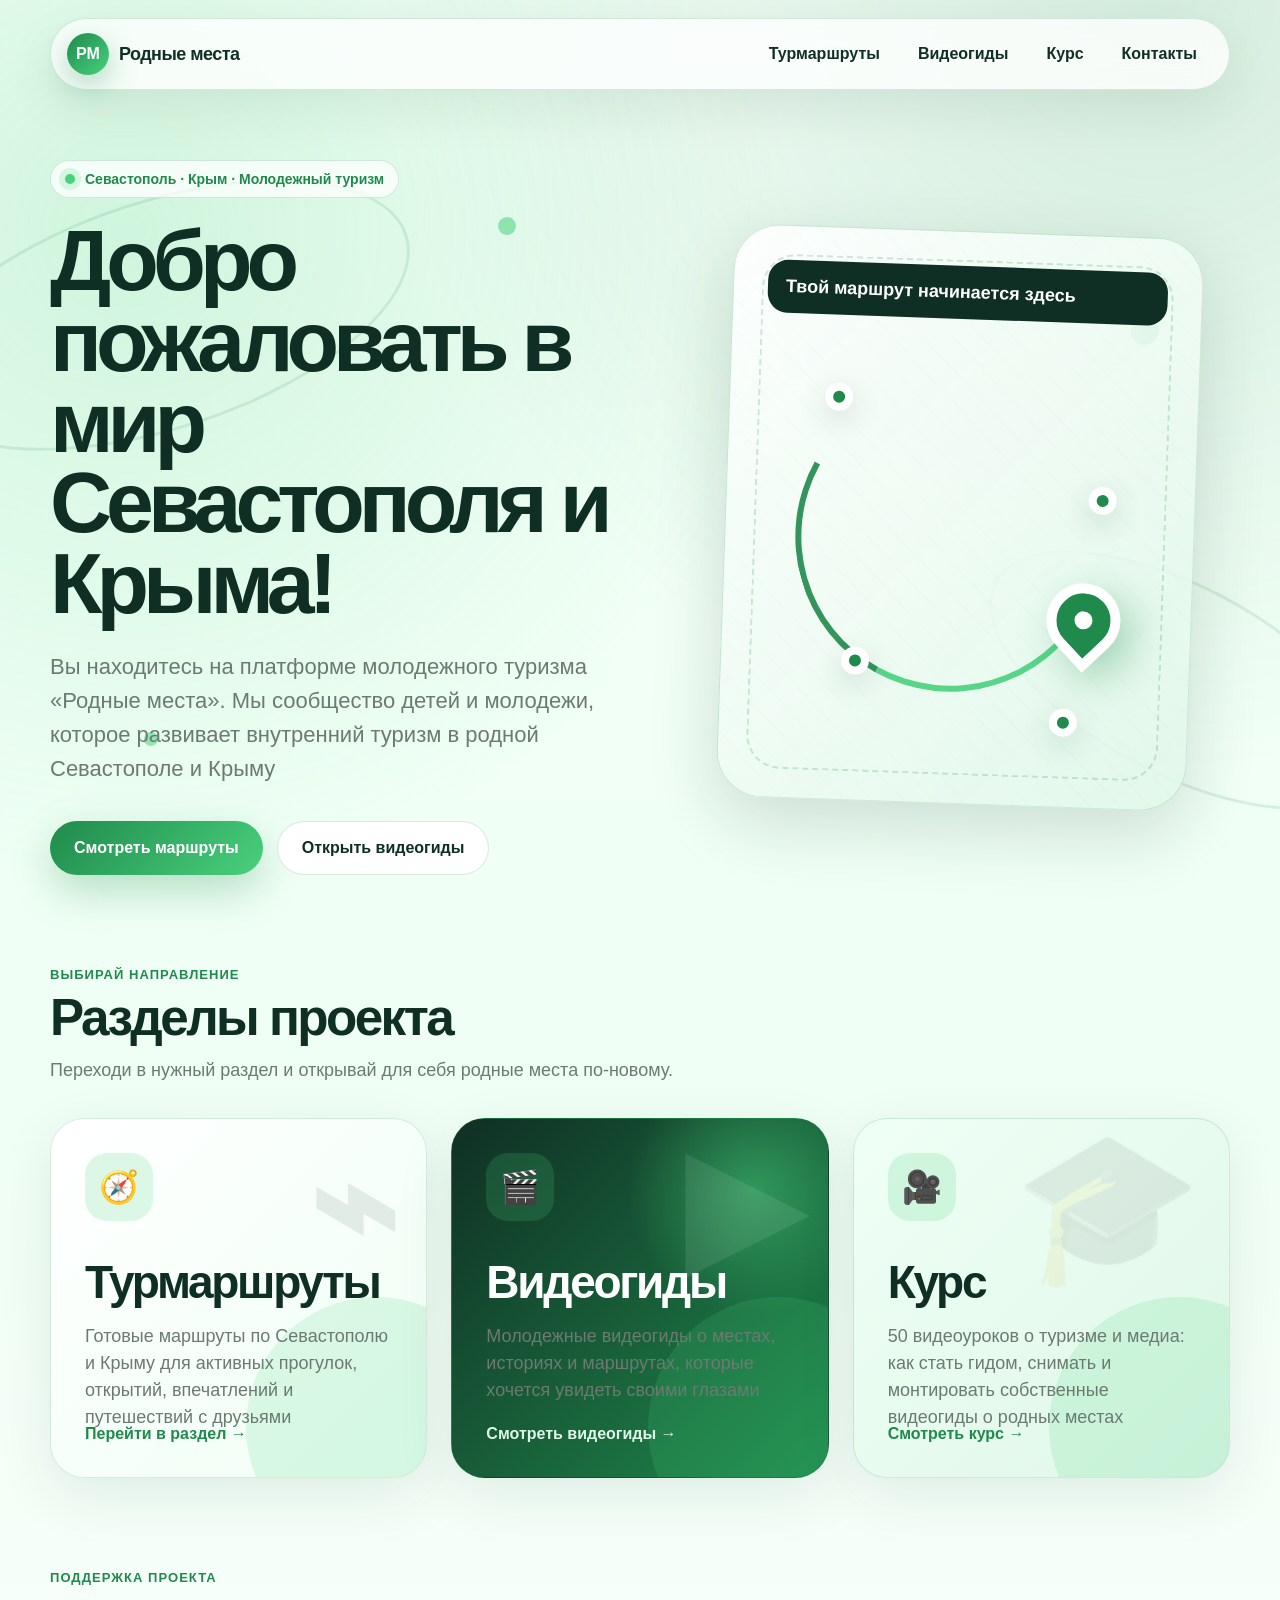
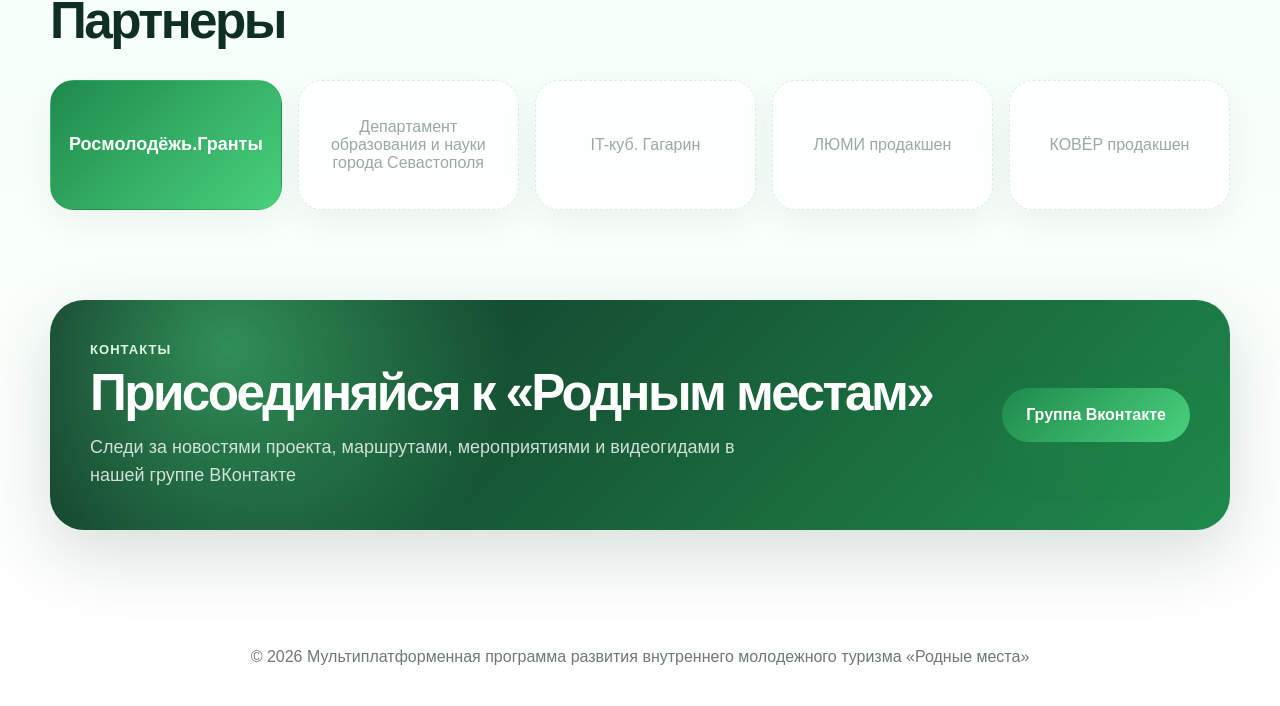
<file: index.html>
<!DOCTYPE html>
<html lang="ru">
<head>
  <meta charset="UTF-8" />
  <meta name="viewport" content="width=device-width, initial-scale=1.0" />
  <title>Родные места — молодежный туризм в Севастополе и Крыму</title>
  <link rel="stylesheet" href="styles.css" />
</head>
<body>
  <header class="header">
    <a href="index.html" class="logo" aria-label="Родные места">
      <span class="logo-mark">РМ</span>
      <span class="logo-text">Родные места</span>
    </a>

    <button class="burger" type="button" aria-label="Открыть меню">
      <span></span>
      <span></span>
      <span></span>
    </button>

    <nav class="nav">
      <a href="routes.html">Турмаршруты</a>
      <a href="videoguides.html">Видеогиды</a>
      <a href="course.html">Курс</a>
      <a href="#contacts">Контакты</a>
    </nav>
  </header>

  <main>
    <section class="hero">
      <div class="decor-line line-one"></div>
      <div class="decor-line line-two"></div>
      <div class="floating-dot dot-one"></div>
      <div class="floating-dot dot-two"></div>
      <div class="floating-dot dot-three"></div>

      <div class="hero-content reveal">
        <div class="badge">
          <span></span>
          Севастополь · Крым · Молодежный туризм
        </div>

        <h1>Добро пожаловать в мир Севастополя и Крыма!</h1>

        <p>
          Вы находитесь на платформе молодежного туризма «Родные места».
          Мы сообщество детей и молодежи, которое развивает внутренний туризм
          в родной Севастополе и Крыму
        </p>

        <div class="hero-actions">
          <a href="routes.html" class="btn btn-primary">Смотреть маршруты</a>
          <a href="videoguides.html" class="btn btn-secondary">Открыть видеогиды</a>
        </div>
      </div>

      <div class="hero-visual reveal">
        <div class="map-card">
          <div class="map-title">Твой маршрут начинается здесь</div>

          <div class="route-path"></div>

          <div class="map-point point-one">
            <span></span>
          </div>

          <div class="map-point point-two">
            <span></span>
          </div>

          <div class="map-point point-three">
            <span></span>
          </div>

          <div class="map-point point-four">
            <span></span>
          </div>

          <div class="big-pin">
            <div class="pin-head"></div>
            <div class="pin-tail"></div>
          </div>
        </div>
      </div>
    </section>

    <section class="container sections-block">
      <div class="section-heading reveal">
        <span>Выбирай направление</span>
        <h2>Разделы проекта</h2>
        <p>
          Переходи в нужный раздел и открывай для себя родные места по-новому.
        </p>
      </div>

      <div class="cards-grid">
        <a href="routes.html" class="big-card routes-card reveal">
          <div class="card-bg-symbol">⌁</div>
          <div class="card-icon">🧭</div>
          <h3>Турмаршруты</h3>
          <p>
            Готовые маршруты по Севастополю и Крыму для активных прогулок,
            открытий, впечатлений и путешествий с друзьями
          </p>
          <span>Перейти в раздел →</span>
        </a>

        <a href="videoguides.html" class="big-card videos-card reveal">
          <div class="card-bg-symbol">▶</div>
          <div class="card-icon">🎬</div>
          <h3>Видеогиды</h3>
          <p>
            Молодежные видеогиды о местах, историях и маршрутах, которые
            хочется увидеть своими глазами
          </p>
          <span>Смотреть видеогиды →</span>
        </a>

        <a href="course.html" class="big-card course-card reveal">
          <div class="card-bg-symbol">🎓</div>
          <div class="card-icon">🎥</div>
          <h3>Курс</h3>
          <p>
            50 видеоуроков о туризме и медиа: как стать гидом, снимать и монтировать
            собственные видеогиды о родных местах
          </p>
          <span>Смотреть курс →</span>
        </a>
      </div>
    </section>

    <section class="container partners-block">
      <div class="section-heading reveal">
        <span>Поддержка проекта</span>
        <h2>Партнеры</h2>
      </div>

      <div class="partners-grid reveal">
        <div class="partner-card main-partner">
          <div class="partner-name">Росмолодёжь.Гранты</div>
        </div>

        <div class="partner-card placeholder">
          <span>Департамент образования и науки города Севастополя</span>
        </div>

        <div class="partner-card placeholder">
          <span>IT-куб. Гагарин</span>
        </div>

        <div class="partner-card placeholder">
          <span>ЛЮМИ продакшен</span>
        </div>

        <div class="partner-card placeholder">
          <span>КОВЁР продакшен</span>
        </div>
      </div>
    </section>

    <section class="container contacts-block" id="contacts">
      <div class="contact-card reveal">
        <div>
          <span class="contact-label">Контакты</span>
          <h2>Присоединяйся к «Родным местам»</h2>
          <p>
            Следи за новостями проекта, маршрутами, мероприятиями и видеогидами
            в нашей группе ВКонтакте
          </p>
        </div>

        <a href="https://vk.com/rodni_mesta" target="_blank" class="btn btn-primary">
          Группа Вконтакте
        </a>
      </div>
    </section>
  </main>

  <footer class="footer">
    <p>© 2026 Мультиплатформенная программа развития внутреннего молодежного туризма «Родные места»</p>
  </footer>

  <script src="script.js"></script>
</body>
</html>
</file>
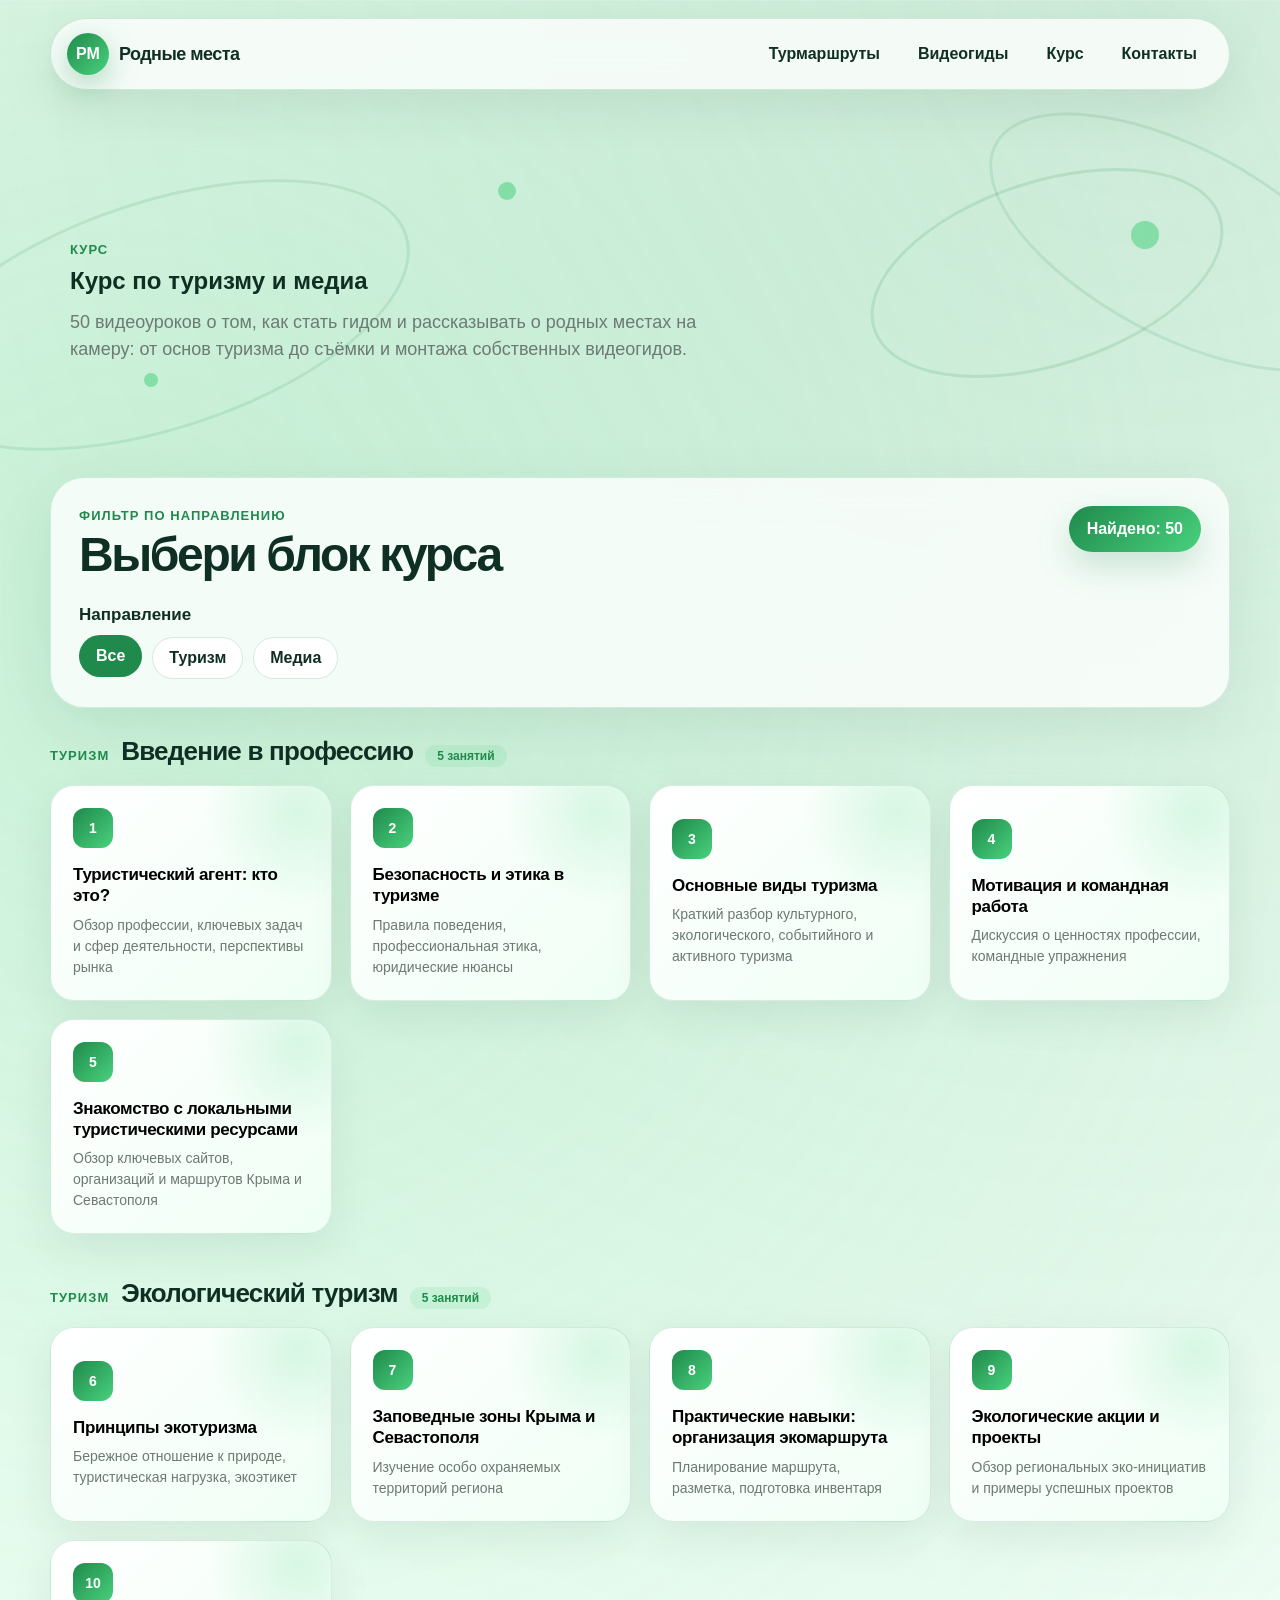
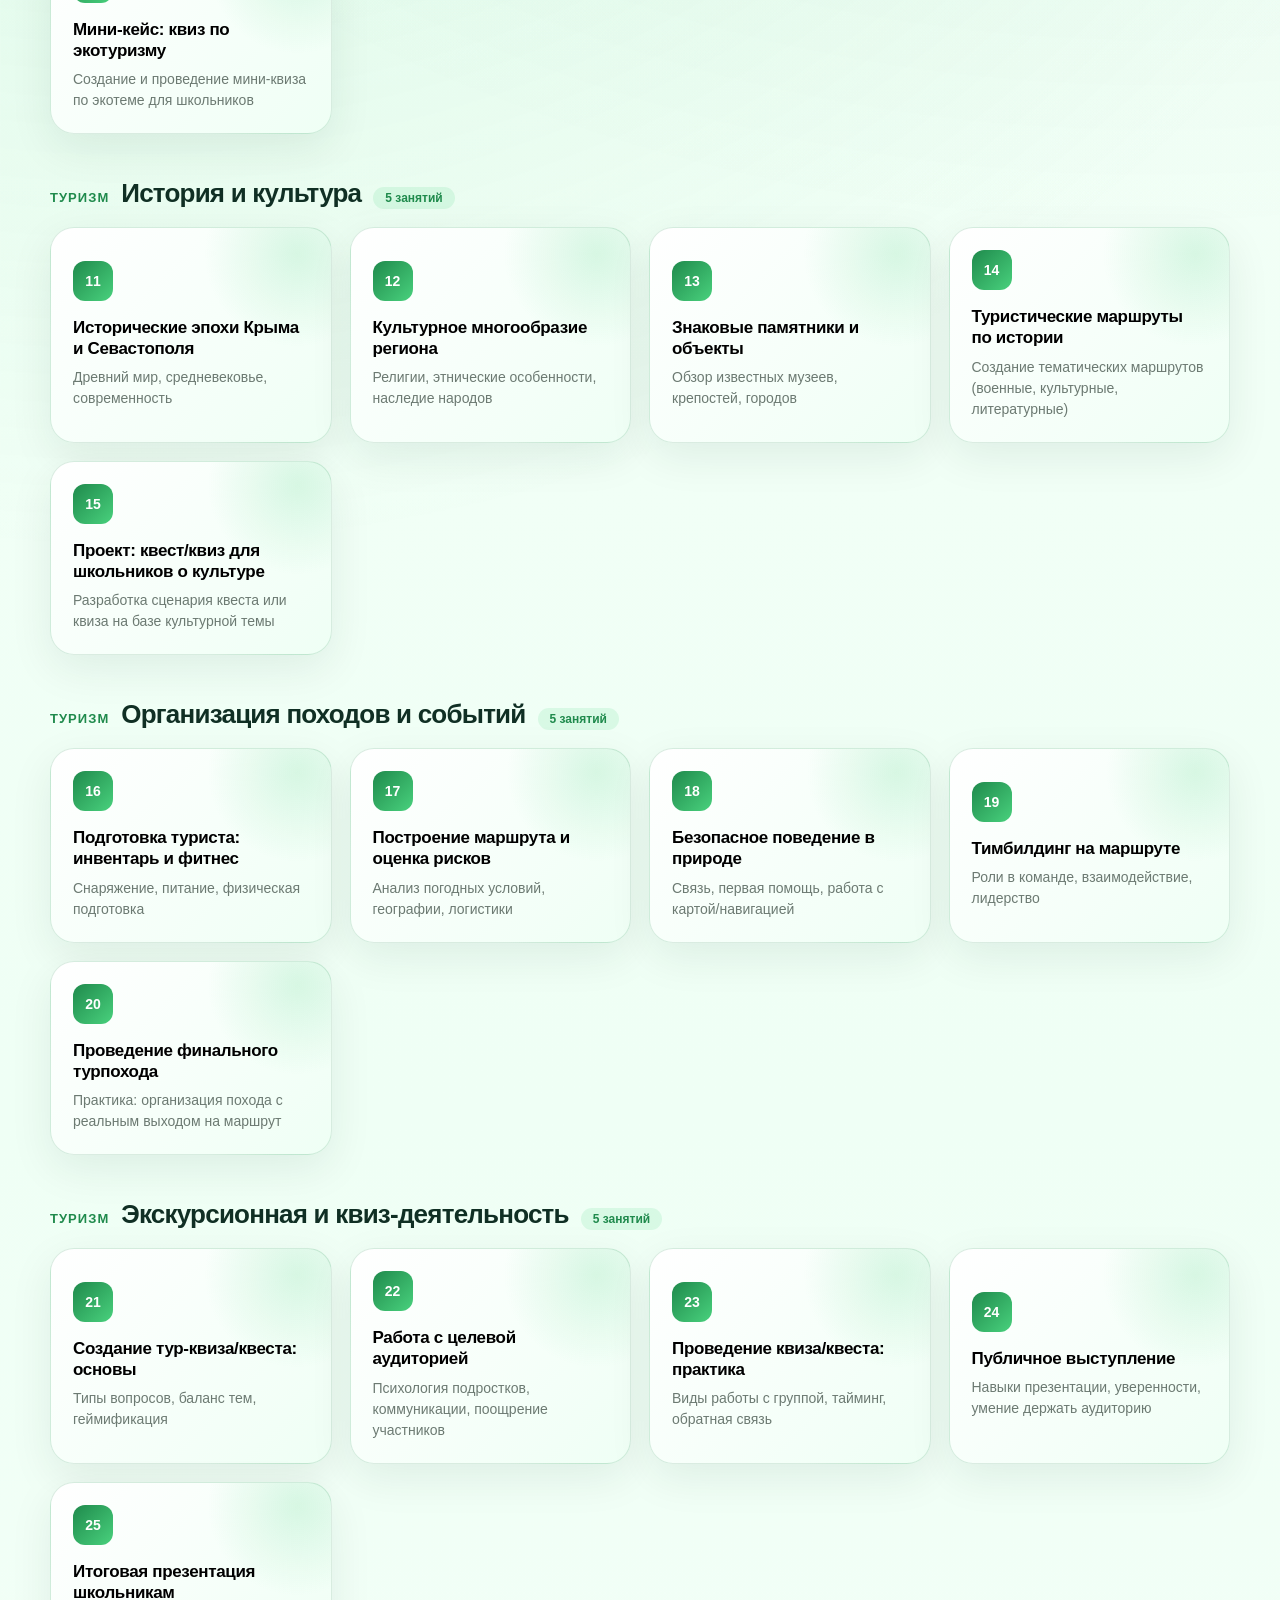
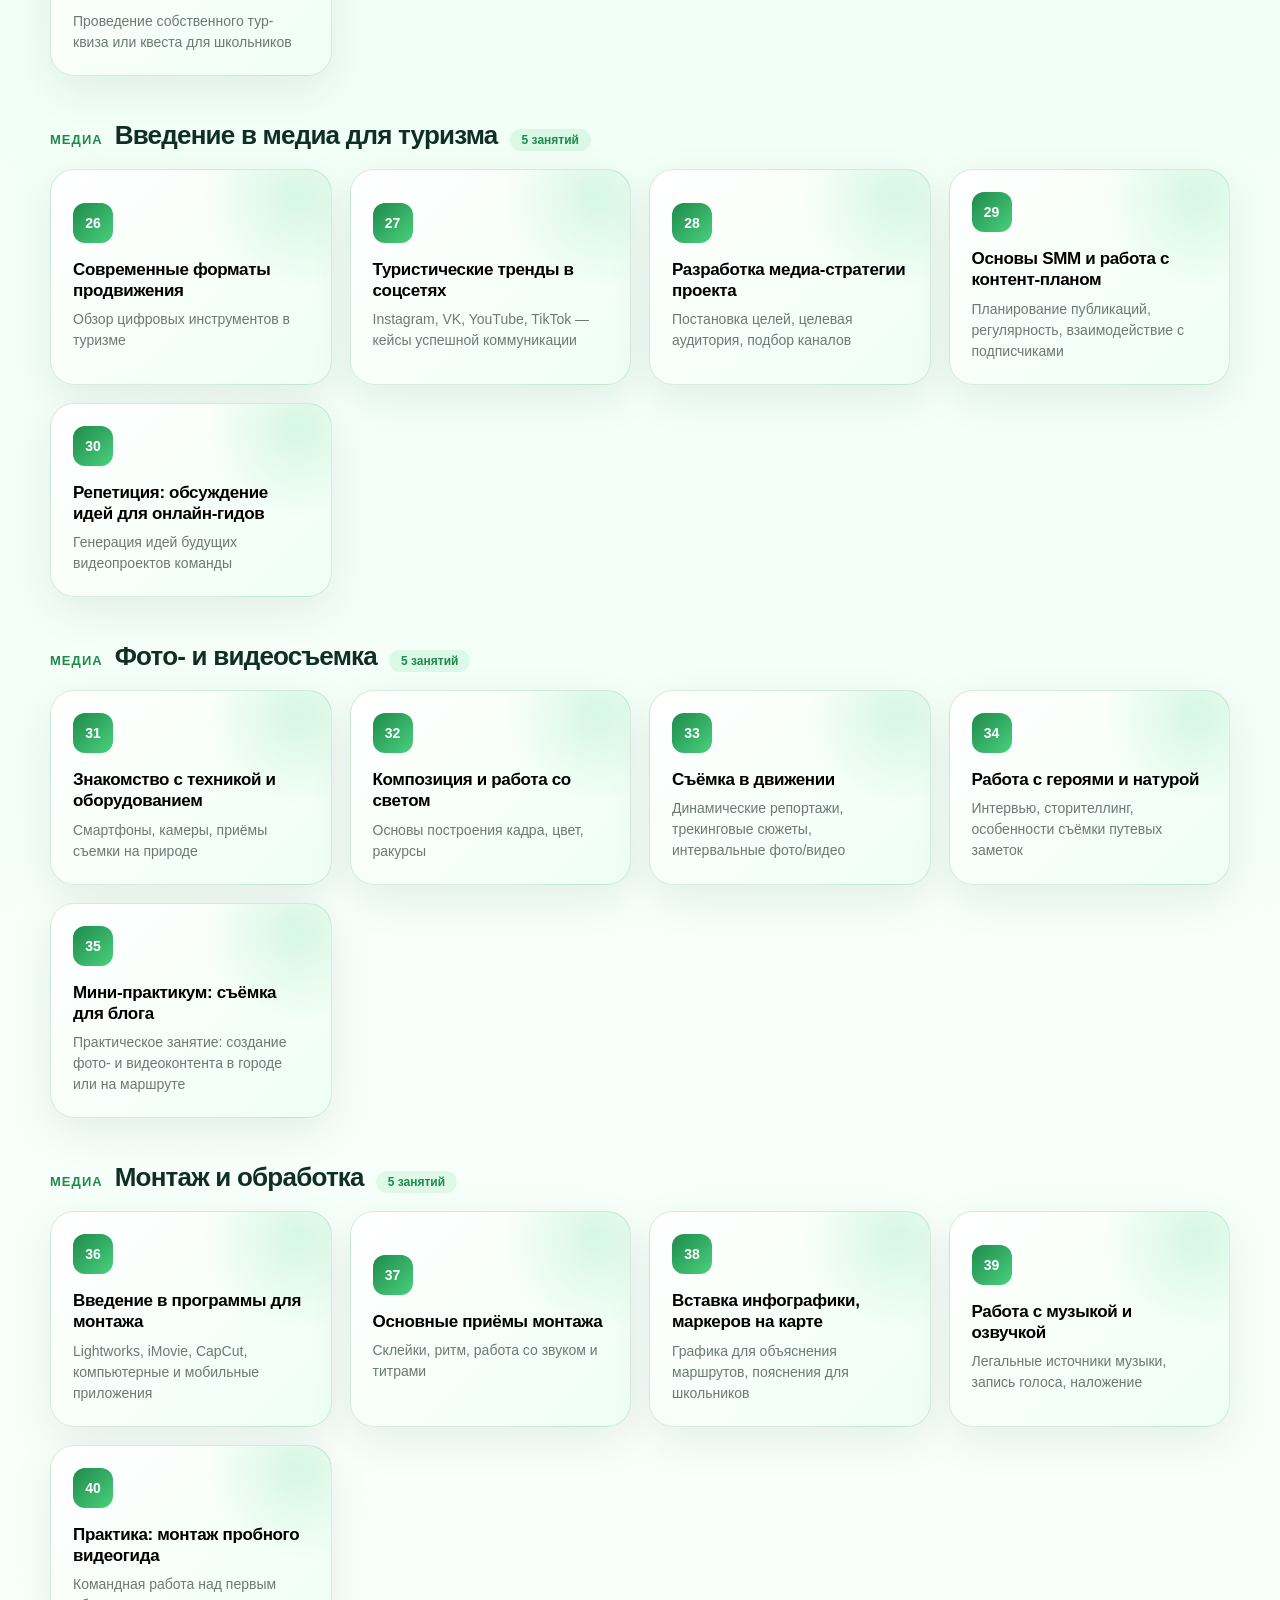
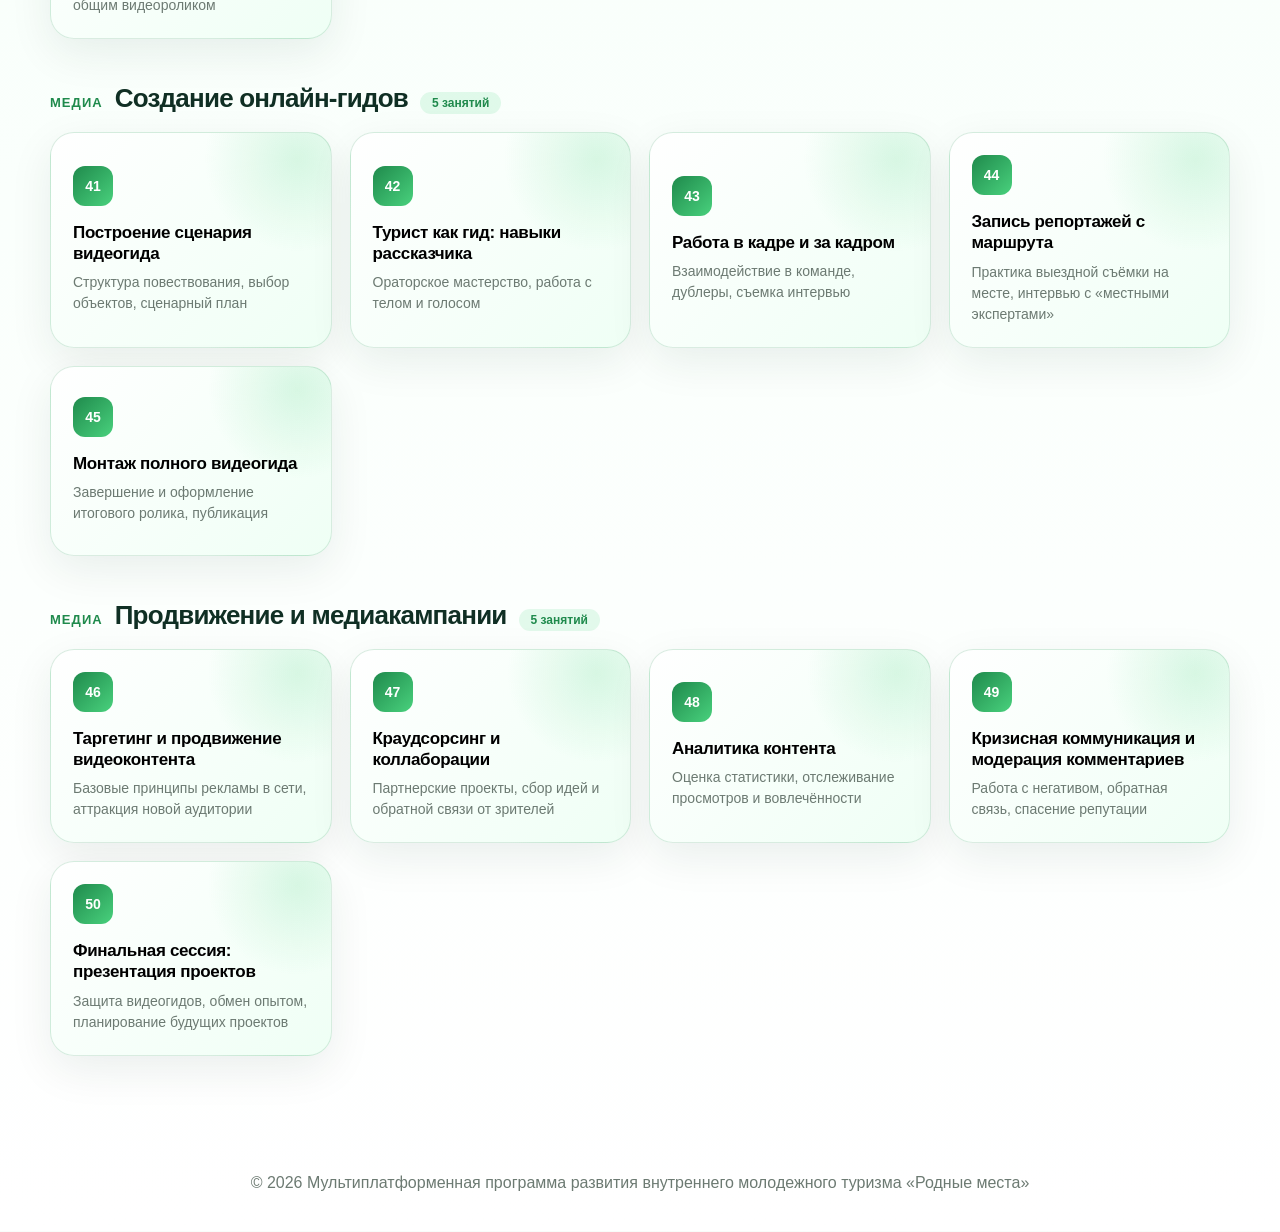
<file: course.html>
<!DOCTYPE html>
<html lang="ru">
<head>
  <meta charset="UTF-8" />
  <meta name="viewport" content="width=device-width, initial-scale=1.0" />
  <title>Курс по туризму и медиа — Родные места</title>
  <link rel="stylesheet" href="styles.css" />
</head>
<body>
  <header class="header">
    <a href="index.html" class="logo" aria-label="Родные места">
      <span class="logo-mark">РМ</span>
      <span class="logo-text">Родные места</span>
    </a>

    <button class="burger" type="button" aria-label="Открыть меню">
      <span></span>
      <span></span>
      <span></span>
    </button>

    <nav class="nav">
      <a href="routes.html">Турмаршруты</a>
      <a href="videoguides.html">Видеогиды</a>
      <a href="course.html">Курс</a>
      <a href="index.html#contacts">Контакты</a>
    </nav>
  </header>

  <main>
    <section class="page-hero course-hero">
      <div class="decor-line line-one"></div>
      <div class="decor-line line-two"></div>
      <div class="floating-dot dot-one"></div>
      <div class="floating-dot dot-two"></div>
      <div class="floating-dot dot-three"></div>

      <div class="container">
        <div class="section-heading reveal">
          <span>Курс</span>
          <h1>Курс по туризму и медиа</h1>
          <p>
            50 видеоуроков о том, как стать гидом и рассказывать о родных местах на камеру:
            от основ туризма до съёмки и монтажа собственных видеогидов.
          </p>
        </div>
      </div>
    </section>

    <section class="container course-page">
      <div class="filters-panel reveal">
        <div class="filters-top">
          <div>
            <span class="filters-label">Фильтр по направлению</span>
            <h2>Выбери блок курса</h2>
          </div>

          <div class="routes-count">
            Найдено: <strong id="courseCount">0</strong>
          </div>
        </div>

        <div class="filters-grid">
          <div class="filter-group">
            <h3>Направление</h3>
            <div class="filter-options" data-filter="direction">
              <button type="button" class="filter-btn active" data-value="all">Все</button>
              <button type="button" class="filter-btn" data-value="Туризм">Туризм</button>
              <button type="button" class="filter-btn" data-value="Медиа">Медиа</button>
            </div>
          </div>
        </div>
      </div>

      <div id="courseGrid"></div>
    </section>
  </main>

  <div class="modal" id="courseModal" aria-hidden="true">
    <div class="modal-backdrop" data-close-course-modal></div>

    <div class="modal-window" role="dialog" aria-modal="true">
      <button class="modal-close" type="button" aria-label="Закрыть окно" data-close-course-modal>
        ×
      </button>

      <div class="modal-content">
        <div class="modal-info">
          <span class="modal-kicker" id="courseModalKicker"></span>
          <h2 id="courseModalTitle"></h2>
          <p id="courseModalDescription"></p>
        </div>

        <div class="modal-map" id="courseModalPlayer"></div>
      </div>
    </div>
  </div>

  <footer class="footer">
    <p>© 2026 Мультиплатформенная программа развития внутреннего молодежного туризма «Родные места»</p>
  </footer>

  <script src="script.js"></script>
</body>
</html>
</file>
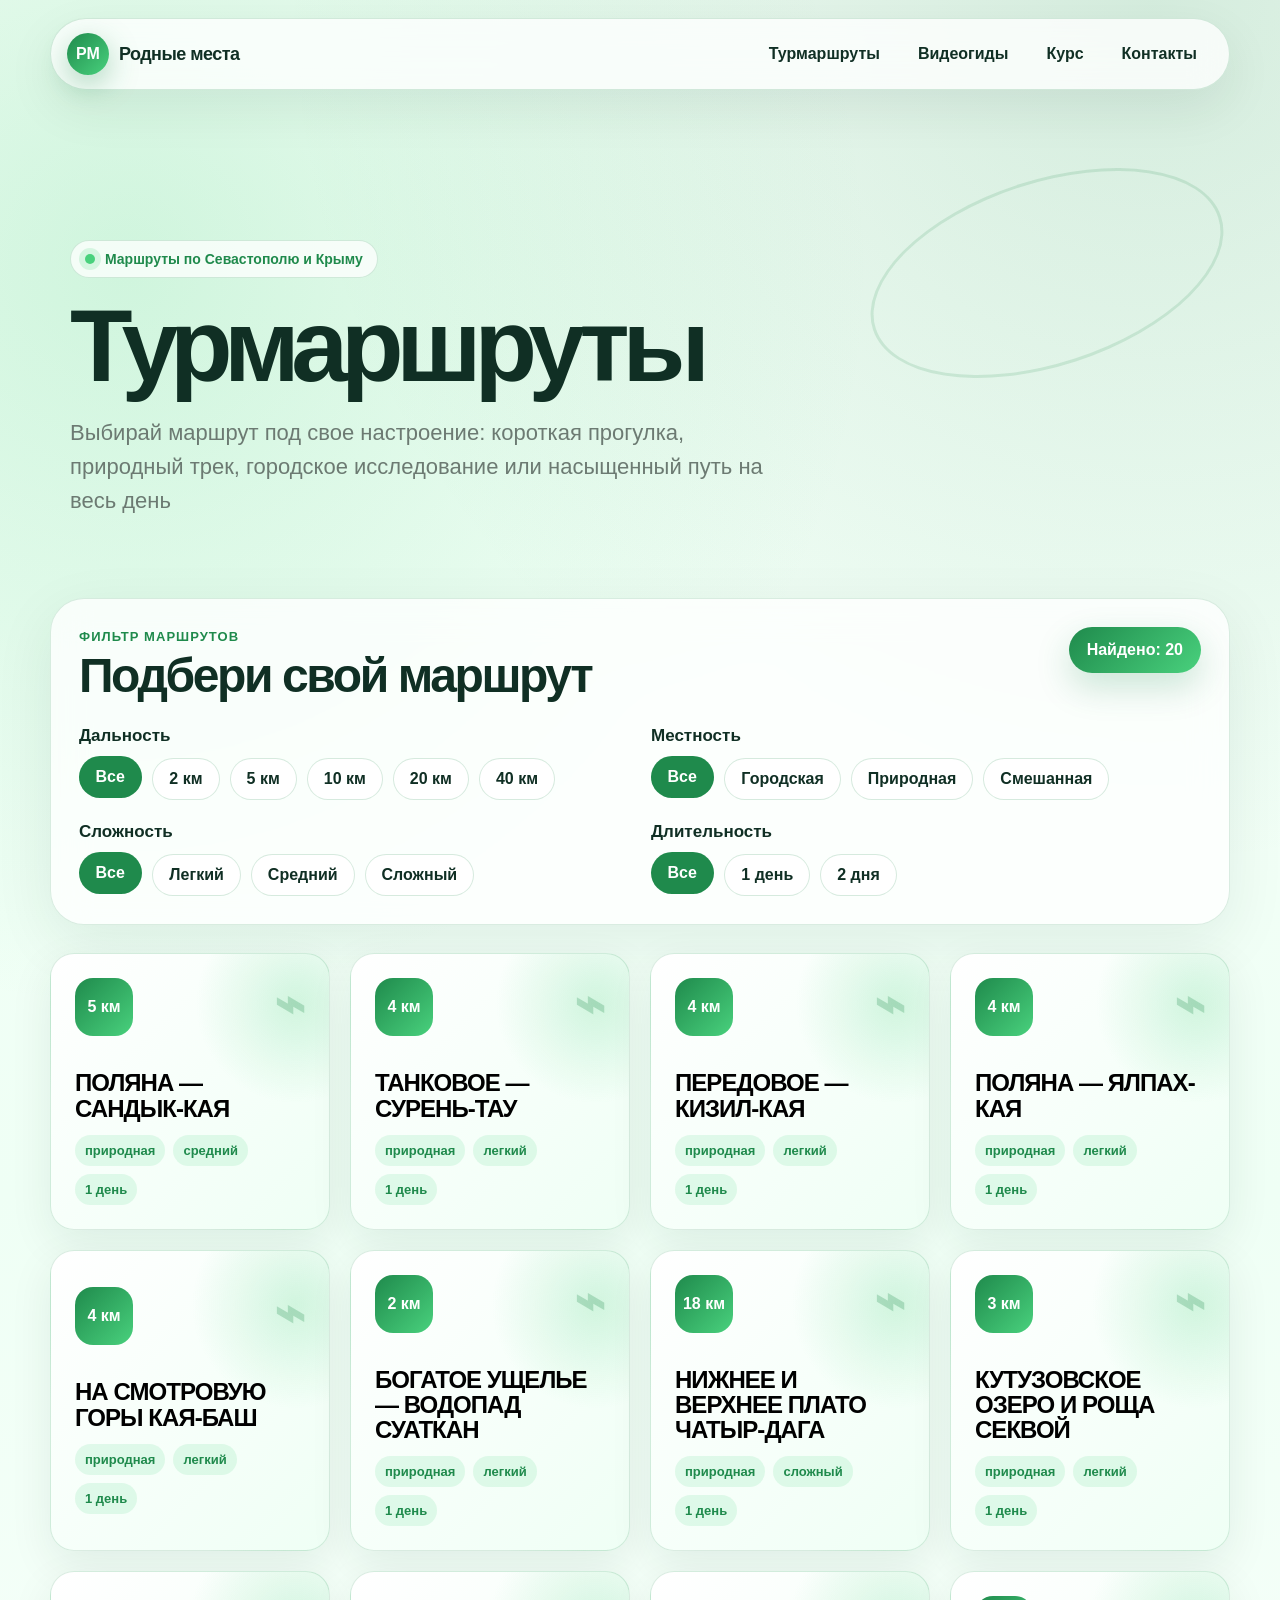
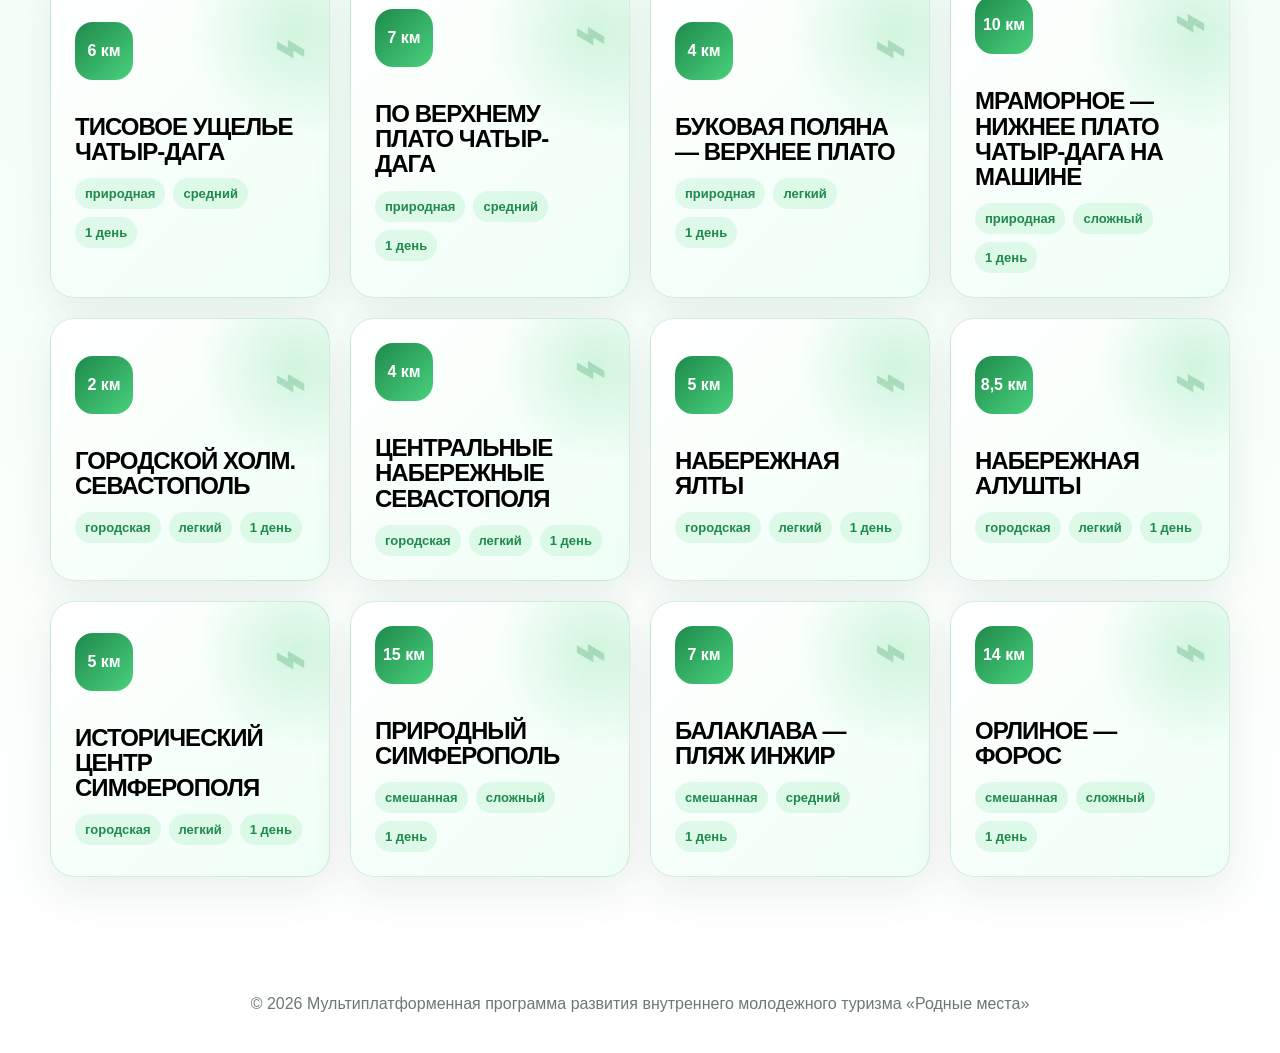
<file: routes.html>
<!DOCTYPE html>
<html lang="ru">
<head>
  <meta charset="UTF-8" />
  <meta name="viewport" content="width=device-width, initial-scale=1.0" />
  <title>Турмаршруты — Родные места</title>
  <link rel="stylesheet" href="styles.css" />
</head>
<body>
  <header class="header">
    <a href="index.html" class="logo" aria-label="Родные места">
      <span class="logo-mark">РМ</span>
      <span class="logo-text">Родные места</span>
    </a>

    <button class="burger" type="button" aria-label="Открыть меню">
      <span></span>
      <span></span>
      <span></span>
    </button>

    <nav class="nav">
      <a href="routes.html">Турмаршруты</a>
      <a href="videoguides.html">Видеогиды</a>
      <a href="course.html">Курс</a>
      <a href="index.html#contacts">Контакты</a>
    </nav>
  </header>

  <main>
    <section class="routes-hero">
      <div class="container reveal">
        <div class="badge">
          <span></span>
          Маршруты по Севастополю и Крыму
        </div>

        <h1>Турмаршруты</h1>

        <p>
          Выбирай маршрут под свое настроение: короткая прогулка, природный трек,
          городское исследование или насыщенный путь на весь день
        </p>
      </div>
    </section>

    <section class="container routes-page">
      <div class="filters-panel reveal">
        <div class="filters-top">
          <div>
            <span class="filters-label">Фильтр маршрутов</span>
            <h2>Подбери свой маршрут</h2>
          </div>

          <div class="routes-count">
            Найдено: <strong id="routesCount">0</strong>
          </div>
        </div>

        <div class="filters-grid">
          <div class="filter-group">
            <h3>Дальность</h3>
            <div class="filter-options" data-filter="distance">
              <button type="button" class="filter-btn active" data-value="all">Все</button>
              <button type="button" class="filter-btn" data-value="2">2 км</button>
              <button type="button" class="filter-btn" data-value="5">5 км</button>
              <button type="button" class="filter-btn" data-value="10">10 км</button>
              <button type="button" class="filter-btn" data-value="20">20 км</button>
              <button type="button" class="filter-btn" data-value="40">40 км</button>
            </div>
          </div>

          <div class="filter-group">
            <h3>Местность</h3>
            <div class="filter-options" data-filter="terrain">
              <button type="button" class="filter-btn active" data-value="all">Все</button>
              <button type="button" class="filter-btn" data-value="городская">Городская</button>
              <button type="button" class="filter-btn" data-value="природная">Природная</button>
              <button type="button" class="filter-btn" data-value="смешанная">Смешанная</button>
            </div>
          </div>

          <div class="filter-group">
            <h3>Сложность</h3>
            <div class="filter-options" data-filter="difficulty">
              <button type="button" class="filter-btn active" data-value="all">Все</button>
              <button type="button" class="filter-btn" data-value="легкий">Легкий</button>
              <button type="button" class="filter-btn" data-value="средний">Средний</button>
              <button type="button" class="filter-btn" data-value="сложный">Сложный</button>
            </div>
          </div>

          <div class="filter-group">
            <h3>Длительность</h3>
            <div class="filter-options" data-filter="durationDays">
              <button type="button" class="filter-btn active" data-value="all">Все</button>
              <button type="button" class="filter-btn" data-value="1">1 день</button>
              <button type="button" class="filter-btn" data-value="2">2 дня</button>
            </div>
          </div>
        </div>
      </div>

      <div class="routes-grid" id="routesGrid"></div>

      <div class="empty-state" id="emptyState">
        По выбранным фильтрам маршрутов пока нет.
      </div>
    </section>
  </main>

  <div class="modal" id="routeModal" aria-hidden="true">
    <div class="modal-backdrop" data-close-modal></div>

    <div class="modal-window" role="dialog" aria-modal="true">
      <button class="modal-close" type="button" aria-label="Закрыть окно" data-close-modal>
        ×
      </button>

      <div class="modal-content">
        <div class="modal-info">
          <span class="modal-kicker">Маршрут</span>
          <h2 id="modalTitle"></h2>
          <p id="modalDescription"></p>

          <div class="modal-stats" id="modalStats"></div>
        </div>

        <div class="modal-map" id="modalMap"></div>
      </div>
    </div>
  </div>

  <footer class="footer">
    <p>© 2026 Мультиплатформенная программа развития внутреннего молодежного туризма «Родные места»</p>
  </footer>

  <script src="script.js"></script>
</body>
</html>
</file>
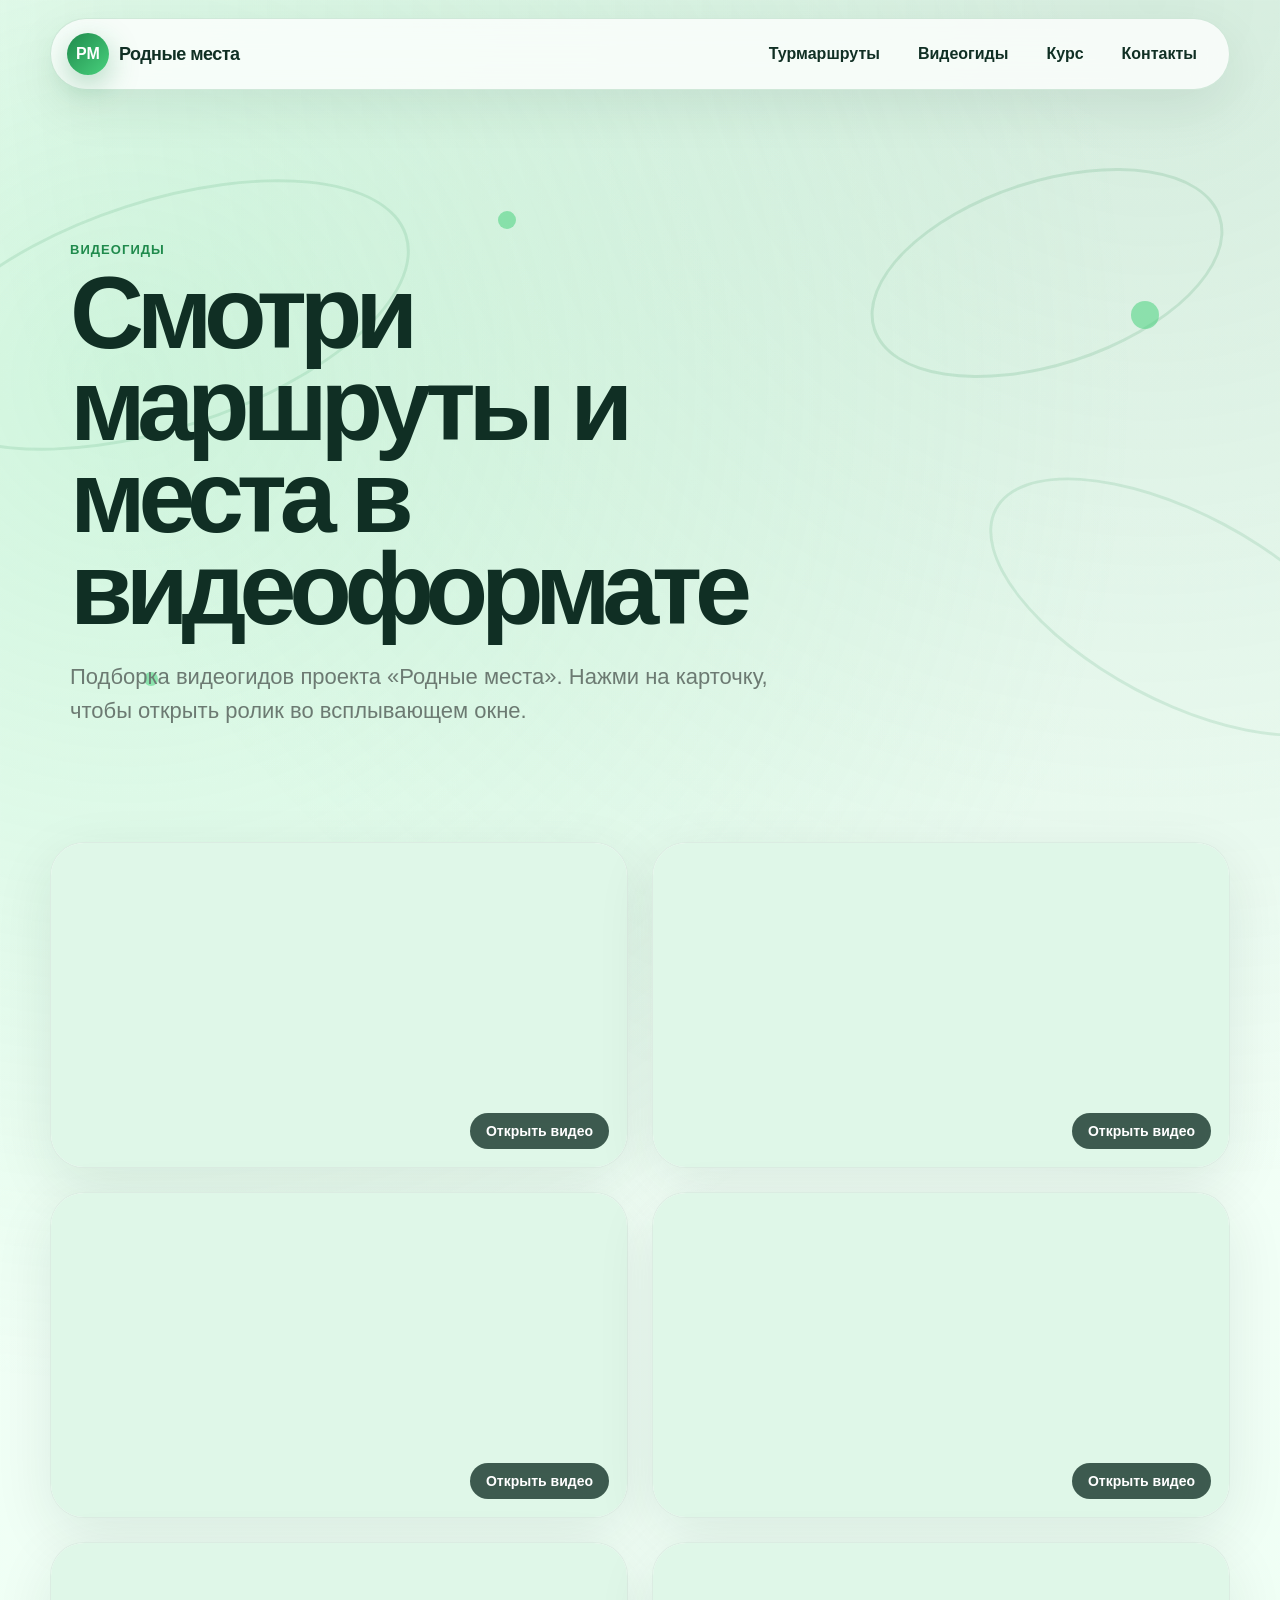
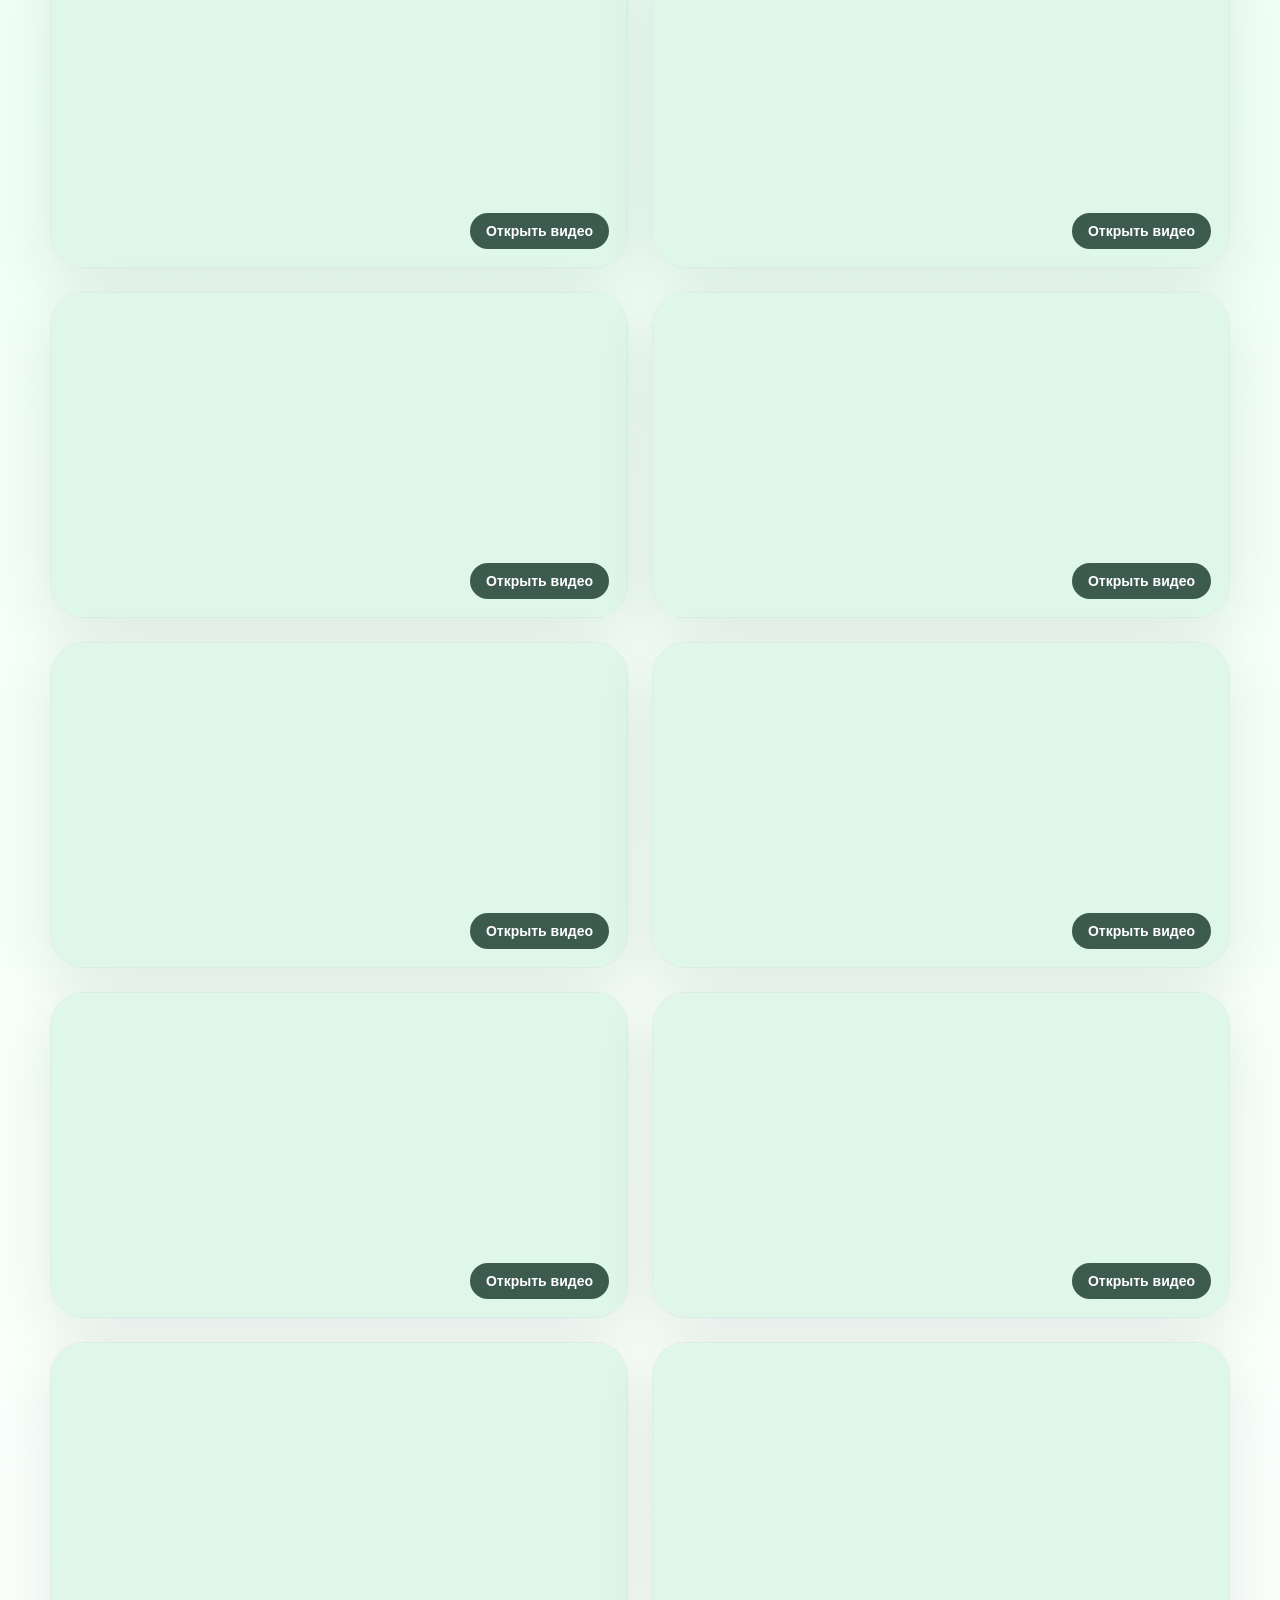
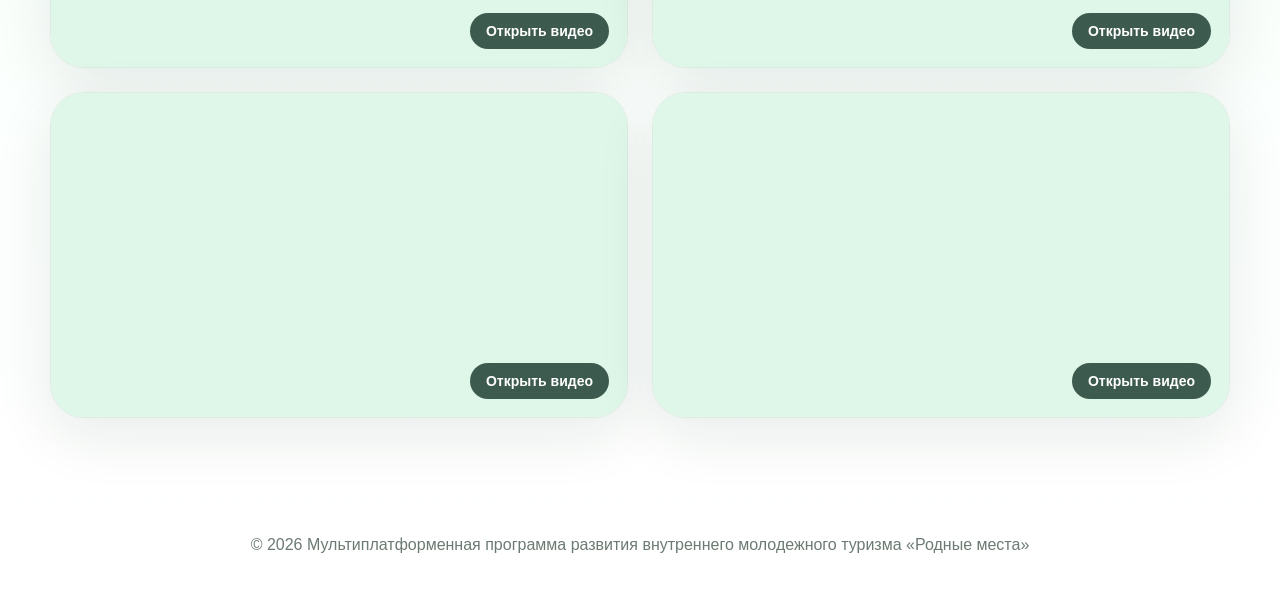
<file: videoguides.html>
<!DOCTYPE html>
<html lang="ru">
<head>
  <meta charset="UTF-8" />
  <meta name="viewport" content="width=device-width, initial-scale=1.0" />
  <title>Видеогиды — Родные места</title>
  <link rel="stylesheet" href="styles.css" />
</head>
<body>
  <header class="header">
    <a href="index.html" class="logo" aria-label="Родные места">
      <span class="logo-mark">РМ</span>
      <span class="logo-text">Родные места</span>
    </a>

    <button class="burger" type="button" aria-label="Открыть меню">
      <span></span>
      <span></span>
      <span></span>
    </button>

    <nav class="nav">
      <a href="routes.html">Турмаршруты</a>
      <a href="videoguides.html">Видеогиды</a>
      <a href="course.html">Курс</a>
      <a href="index.html#contacts">Контакты</a>
    </nav>
  </header>

  <main>
    <section class="page-hero video-page-hero">
      <div class="decor-line line-one"></div>
      <div class="decor-line line-two"></div>
      <div class="floating-dot dot-one"></div>
      <div class="floating-dot dot-two"></div>
      <div class="floating-dot dot-three"></div>

      <div class="container">
        <div class="section-heading reveal">
          <span>Видеогиды</span>
          <h1>Смотри маршруты и места в видеоформате</h1>
          <p>
            Подборка видеогидов проекта «Родные места». Нажми на карточку, чтобы открыть ролик во всплывающем окне.
          </p>
        </div>
      </div>
    </section>

    <section class="container videoguides-block">
      <div class="videos-grid" id="videosGrid">
        <button
          class="video-tile reveal"
          type="button"
          data-oid="-239796241"
          data-id="456239068"
          aria-label="Открыть видеогид ВКонтакте"
        >
          <div class="video-preview">
            <iframe
              src="https://vk.com/video_ext.php?oid=-239796241&id=456239068&hd=2"
              width="100%"
              height="100%"
              allow="autoplay; encrypted-media; fullscreen; picture-in-picture"
              frameborder="0"
              loading="lazy"
              tabindex="-1"
              allowfullscreen
            ></iframe>
          </div>
        </button>

        <button
          class="video-tile reveal"
          type="button"
          data-oid="-239796241"
          data-id="456239069"
          aria-label="Открыть видеогид ВКонтакте"
        >
          <div class="video-preview">
            <iframe
              src="https://vk.com/video_ext.php?oid=-239796241&id=456239069&hd=2"
              width="100%"
              height="100%"
              allow="autoplay; encrypted-media; fullscreen; picture-in-picture"
              frameborder="0"
              loading="lazy"
              tabindex="-1"
              allowfullscreen
            ></iframe>
          </div>
        </button>

        <button
          class="video-tile reveal"
          type="button"
          data-oid="-239796241"
          data-id="456239070"
          aria-label="Открыть видеогид ВКонтакте"
        >
          <div class="video-preview">
            <iframe
              src="https://vk.com/video_ext.php?oid=-239796241&id=456239070&hd=2"
              width="100%"
              height="100%"
              allow="autoplay; encrypted-media; fullscreen; picture-in-picture"
              frameborder="0"
              loading="lazy"
              tabindex="-1"
              allowfullscreen
            ></iframe>
          </div>
        </button>

        <button
          class="video-tile reveal"
          type="button"
          data-oid="-239796241"
          data-id="456239071"
          aria-label="Открыть видеогид ВКонтакте"
        >
          <div class="video-preview">
            <iframe
              src="https://vk.com/video_ext.php?oid=-239796241&id=456239071&hd=2"
              width="100%"
              height="100%"
              allow="autoplay; encrypted-media; fullscreen; picture-in-picture"
              frameborder="0"
              loading="lazy"
              tabindex="-1"
              allowfullscreen
            ></iframe>
          </div>
        </button>

        <button
          class="video-tile reveal"
          type="button"
          data-oid="-239796241"
          data-id="456239072"
          aria-label="Открыть видеогид ВКонтакте"
        >
          <div class="video-preview">
            <iframe
              src="https://vk.com/video_ext.php?oid=-239796241&id=456239072&hd=2"
              width="100%"
              height="100%"
              allow="autoplay; encrypted-media; fullscreen; picture-in-picture"
              frameborder="0"
              loading="lazy"
              tabindex="-1"
              allowfullscreen
            ></iframe>
          </div>
        </button>

        <button
          class="video-tile reveal"
          type="button"
          data-oid="-239796241"
          data-id="456239073"
          aria-label="Открыть видеогид ВКонтакте"
        >
          <div class="video-preview">
            <iframe
              src="https://vk.com/video_ext.php?oid=-239796241&id=456239073&hd=2"
              width="100%"
              height="100%"
              allow="autoplay; encrypted-media; fullscreen; picture-in-picture"
              frameborder="0"
              loading="lazy"
              tabindex="-1"
              allowfullscreen
            ></iframe>
          </div>
        </button>

        <button
          class="video-tile reveal"
          type="button"
          data-oid="-239796241"
          data-id="456239074"
          aria-label="Открыть видеогид ВКонтакте"
        >
          <div class="video-preview">
            <iframe
              src="https://vk.com/video_ext.php?oid=-239796241&id=456239074&hd=2"
              width="100%"
              height="100%"
              allow="autoplay; encrypted-media; fullscreen; picture-in-picture"
              frameborder="0"
              loading="lazy"
              tabindex="-1"
              allowfullscreen
            ></iframe>
          </div>
        </button>

        <button
          class="video-tile reveal"
          type="button"
          data-oid="-239796241"
          data-id="456239075"
          aria-label="Открыть видеогид ВКонтакте"
        >
          <div class="video-preview">
            <iframe
              src="https://vk.com/video_ext.php?oid=-239796241&id=456239075&hd=2"
              width="100%"
              height="100%"
              allow="autoplay; encrypted-media; fullscreen; picture-in-picture"
              frameborder="0"
              loading="lazy"
              tabindex="-1"
              allowfullscreen
            ></iframe>
          </div>
        </button>

        <button
          class="video-tile reveal"
          type="button"
          data-oid="-239796241"
          data-id="456239078"
          aria-label="Открыть видеогид ВКонтакте"
        >
          <div class="video-preview">
            <iframe
              src="https://vk.com/video_ext.php?oid=-239796241&id=456239078&hd=2"
              width="100%"
              height="100%"
              allow="autoplay; encrypted-media; fullscreen; picture-in-picture"
              frameborder="0"
              loading="lazy"
              tabindex="-1"
              allowfullscreen
            ></iframe>
          </div>
        </button>

        <button
          class="video-tile reveal"
          type="button"
          data-oid="-239796241"
          data-id="456239079"
          aria-label="Открыть видеогид ВКонтакте"
        >
          <div class="video-preview">
            <iframe
              src="https://vk.com/video_ext.php?oid=-239796241&id=456239079&hd=2"
              width="100%"
              height="100%"
              allow="autoplay; encrypted-media; fullscreen; picture-in-picture"
              frameborder="0"
              loading="lazy"
              tabindex="-1"
              allowfullscreen
            ></iframe>
          </div>
        </button>

        <button
          class="video-tile reveal"
          type="button"
          data-oid="-239796241"
          data-id="456239082"
          aria-label="Открыть видеогид ВКонтакте"
        >
          <div class="video-preview">
            <iframe
              src="https://vk.com/video_ext.php?oid=-239796241&id=456239082&hd=2"
              width="100%"
              height="100%"
              allow="autoplay; encrypted-media; fullscreen; picture-in-picture"
              frameborder="0"
              loading="lazy"
              tabindex="-1"
              allowfullscreen
            ></iframe>
          </div>
        </button>

        <button
          class="video-tile reveal"
          type="button"
          data-oid="-239796241"
          data-id="456239084"
          aria-label="Открыть видеогид ВКонтакте"
        >
          <div class="video-preview">
            <iframe
              src="https://vk.com/video_ext.php?oid=-239796241&id=456239084&hd=2"
              width="100%"
              height="100%"
              allow="autoplay; encrypted-media; fullscreen; picture-in-picture"
              frameborder="0"
              loading="lazy"
              tabindex="-1"
              allowfullscreen
            ></iframe>
          </div>
        </button>

        <button
          class="video-tile reveal"
          type="button"
          data-oid="-239796241"
          data-id="456239086"
          aria-label="Открыть видеогид ВКонтакте"
        >
          <div class="video-preview">
            <iframe
              src="https://vk.com/video_ext.php?oid=-239796241&id=456239086&hd=2"
              width="100%"
              height="100%"
              allow="autoplay; encrypted-media; fullscreen; picture-in-picture"
              frameborder="0"
              loading="lazy"
              tabindex="-1"
              allowfullscreen
            ></iframe>
          </div>
        </button>

        <button
          class="video-tile reveal"
          type="button"
          data-oid="-239796241"
          data-id="456239087"
          aria-label="Открыть видеогид ВКонтакте"
        >
          <div class="video-preview">
            <iframe
              src="https://vk.com/video_ext.php?oid=-239796241&id=456239087&hd=2"
              width="100%"
              height="100%"
              allow="autoplay; encrypted-media; fullscreen; picture-in-picture"
              frameborder="0"
              loading="lazy"
              tabindex="-1"
              allowfullscreen
            ></iframe>
          </div>
        </button>

        <button
          class="video-tile reveal"
          type="button"
          data-oid="-239796241"
          data-id="456239088"
          aria-label="Открыть видеогид ВКонтакте"
        >
          <div class="video-preview">
            <iframe
              src="https://vk.com/video_ext.php?oid=-239796241&id=456239088&hd=2"
              width="100%"
              height="100%"
              allow="autoplay; encrypted-media; fullscreen; picture-in-picture"
              frameborder="0"
              loading="lazy"
              tabindex="-1"
              allowfullscreen
            ></iframe>
          </div>
        </button>

        <button
          class="video-tile reveal"
          type="button"
          data-oid="-239796241"
          data-id="456239089"
          aria-label="Открыть видеогид ВКонтакте"
        >
          <div class="video-preview">
            <iframe
              src="https://vk.com/video_ext.php?oid=-239796241&id=456239089&hd=2"
              width="100%"
              height="100%"
              allow="autoplay; encrypted-media; fullscreen; picture-in-picture"
              frameborder="0"
              loading="lazy"
              tabindex="-1"
              allowfullscreen
            ></iframe>
          </div>
        </button>
      </div>
    </section>
  </main>

  <div class="video-modal" id="videoModal" aria-hidden="true">
    <button class="video-modal-backdrop" type="button" data-close-video-modal aria-label="Закрыть видео"></button>

    <div class="video-modal-content" role="dialog" aria-modal="true" aria-label="Видеогид ВКонтакте">
      <button class="video-modal-close" type="button" data-close-video-modal aria-label="Закрыть">×</button>
      <div class="video-modal-player" id="videoModalPlayer"></div>
    </div>
  </div>

  <footer class="footer">
    <p>© 2026 Мультиплатформенная программа развития внутреннего молодежного туризма «Родные места»</p>
  </footer>

  <script src="script.js"></script>
</body>
</html>
</file>
<file: styles.css>
:root {
  --green-dark: #102f24;
  --green-main: #1f8a4c;
  --green-bright: #49d17d;
  --green-light: #dff7e8;
  --mint: #effff5;
  --white: #ffffff;
  --black: #07120d;
  --gray: #6c7a72;
  --border: rgba(31, 138, 76, 0.18);
  --shadow: 0 24px 70px rgba(16, 47, 36, 0.16);
  --radius-xl: 34px;
  --radius-lg: 24px;
  --radius-md: 18px;
}

* {
  margin: 0;
  padding: 0;
  box-sizing: border-box;
}

html {
  scroll-behavior: smooth;
}

body {
  min-height: 100vh;
  font-family: Arial, Helvetica, sans-serif;
  color: var(--green-dark);
  background:
    radial-gradient(circle at 10% 10%, rgba(73, 209, 125, 0.22), transparent 28%),
    radial-gradient(circle at 90% 0%, rgba(31, 138, 76, 0.16), transparent 30%),
    linear-gradient(180deg, #f7fff9 0%, #effff5 45%, #ffffff 100%);
  overflow-x: hidden;
}

a {
  color: inherit;
  text-decoration: none;
}

button,
input,
textarea,
select {
  font: inherit;
}

.container {
  width: min(1180px, calc(100% - 40px));
  margin: 0 auto;
}

.header {
  position: sticky;
  top: 18px;
  z-index: 100;
  width: min(1180px, calc(100% - 32px));
  margin: 18px auto 0;
  display: flex;
  align-items: center;
  justify-content: space-between;
  padding: 14px 16px;
  border: 1px solid rgba(31, 138, 76, 0.18);
  border-radius: 999px;
  background: rgba(255, 255, 255, 0.78);
  backdrop-filter: blur(18px);
  box-shadow: 0 18px 50px rgba(16, 47, 36, 0.08);
}

.logo {
  display: flex;
  align-items: center;
  gap: 10px;
  font-weight: 900;
}

.logo-mark {
  width: 42px;
  height: 42px;
  display: grid;
  place-items: center;
  border-radius: 50%;
  color: var(--white);
  background: linear-gradient(135deg, var(--green-main), var(--green-bright));
  box-shadow: 0 10px 30px rgba(31, 138, 76, 0.35);
}

.logo-text {
  font-size: 18px;
  letter-spacing: -0.03em;
}

.nav {
  display: flex;
  align-items: center;
  gap: 6px;
}

.nav a {
  padding: 12px 16px;
  border-radius: 999px;
  color: var(--green-dark);
  font-weight: 700;
  transition: 0.25s ease;
}

.nav a:hover {
  color: var(--white);
  background: var(--green-main);
  transform: translateY(-2px);
}

.burger {
  display: none;
  width: 46px;
  height: 46px;
  border: none;
  border-radius: 50%;
  background: var(--green-main);
  cursor: pointer;
  position: relative;
}

.burger span {
  display: block;
  width: 20px;
  height: 2px;
  margin: 5px auto;
  border-radius: 999px;
  background: var(--white);
  transition: 0.25s ease;
}

.burger.active span:nth-child(1) {
  transform: translateY(7px) rotate(45deg);
}

.burger.active span:nth-child(2) {
  opacity: 0;
}

.burger.active span:nth-child(3) {
  transform: translateY(-7px) rotate(-45deg);
}

.hero {
  position: relative;
  width: min(1180px, calc(100% - 40px));
  margin: 70px auto 0;
  min-height: 680px;
  display: grid;
  grid-template-columns: 1.05fr 0.95fr;
  align-items: center;
  gap: 42px;
}

.badge {
  width: fit-content;
  display: flex;
  align-items: center;
  gap: 10px;
  padding: 10px 14px;
  margin-bottom: 22px;
  border: 1px solid var(--border);
  border-radius: 999px;
  color: var(--green-main);
  background: rgba(255, 255, 255, 0.75);
  font-weight: 800;
  font-size: 14px;
}

.badge span {
  width: 10px;
  height: 10px;
  border-radius: 50%;
  background: var(--green-bright);
  box-shadow: 0 0 0 6px rgba(73, 209, 125, 0.18);
}

.hero h1 {
  max-width: 780px;
  font-size: clamp(44px, 7vw, 86px);
  line-height: 0.94;
  letter-spacing: -0.07em;
  margin-bottom: 26px;
}

.hero p {
  max-width: 640px;
  color: var(--gray);
  font-size: clamp(18px, 2vw, 22px);
  line-height: 1.55;
}

.hero-actions {
  display: flex;
  flex-wrap: wrap;
  gap: 14px;
  margin-top: 34px;
}

.btn {
  display: inline-flex;
  align-items: center;
  justify-content: center;
  min-height: 54px;
  padding: 0 24px;
  border-radius: 999px;
  font-weight: 900;
  transition: 0.25s ease;
}

.btn:hover {
  transform: translateY(-4px);
}

.btn-primary {
  color: var(--white);
  background: linear-gradient(135deg, var(--green-main), var(--green-bright));
  box-shadow: 0 16px 40px rgba(31, 138, 76, 0.28);
}

.btn-secondary {
  color: var(--green-dark);
  background: var(--white);
  border: 1px solid var(--border);
}

.hero-visual {
  display: flex;
  justify-content: center;
}

.map-card {
  position: relative;
  width: min(100%, 470px);
  aspect-ratio: 0.82;
  border-radius: 46px;
  overflow: hidden;
  background:
    linear-gradient(135deg, rgba(255, 255, 255, 0.88), rgba(223, 247, 232, 0.85)),
    repeating-linear-gradient(
      45deg,
      rgba(31, 138, 76, 0.08) 0 2px,
      transparent 2px 22px
    );
  border: 1px solid rgba(31, 138, 76, 0.18);
  box-shadow: var(--shadow);
  transform: rotate(2deg);
  animation: floatCard 5s ease-in-out infinite;
}

.map-card::before {
  content: "";
  position: absolute;
  inset: 28px;
  border: 2px dashed rgba(31, 138, 76, 0.2);
  border-radius: 34px;
}

.map-title {
  position: absolute;
  top: 34px;
  left: 34px;
  right: 34px;
  z-index: 3;
  padding: 16px 18px;
  border-radius: 20px;
  color: var(--white);
  background: var(--green-dark);
  font-weight: 900;
  font-size: 18px;
}

.route-path {
  position: absolute;
  left: 70px;
  top: 150px;
  width: 310px;
  height: 310px;
  border: 6px solid transparent;
  border-left-color: var(--green-main);
  border-bottom-color: var(--green-bright);
  border-radius: 50%;
  transform: rotate(-18deg);
  opacity: 0.9;
}

.map-point {
  position: absolute;
  z-index: 4;
  width: 28px;
  height: 28px;
  display: grid;
  place-items: center;
  border-radius: 50%;
  background: var(--white);
  box-shadow: 0 10px 30px rgba(16, 47, 36, 0.16);
}

.map-point span {
  width: 12px;
  height: 12px;
  border-radius: 50%;
  background: var(--green-main);
}

.point-one {
  top: 155px;
  left: 95px;
}

.point-two {
  top: 250px;
  right: 78px;
}

.point-three {
  bottom: 125px;
  left: 120px;
}

.point-four {
  bottom: 70px;
  right: 110px;
}

.big-pin {
  position: absolute;
  z-index: 5;
  right: 70px;
  bottom: 150px;
  animation: bouncePin 2.5s ease-in-out infinite;
}

.pin-head {
  width: 74px;
  height: 74px;
  border: 10px solid var(--white);
  border-radius: 50% 50% 50% 0;
  background: var(--green-main);
  transform: rotate(-45deg);
  box-shadow: 0 18px 42px rgba(31, 138, 76, 0.35);
}

.pin-head::after {
  content: "";
  position: absolute;
  width: 18px;
  height: 18px;
  inset: 18px;
  border-radius: 50%;
  background: var(--white);
}

.decor-line {
  position: absolute;
  z-index: -1;
  border: 3px solid rgba(31, 138, 76, 0.13);
  border-radius: 50%;
}

.line-one {
  width: 520px;
  height: 230px;
  left: -150px;
  top: 40px;
  transform: rotate(-18deg);
}

.line-two {
  width: 420px;
  height: 190px;
  right: -160px;
  bottom: 100px;
  transform: rotate(28deg);
}

.floating-dot {
  position: absolute;
  z-index: -1;
  border-radius: 50%;
  background: var(--green-bright);
  opacity: 0.55;
  animation: floatDot 5s ease-in-out infinite;
}

.dot-one {
  width: 18px;
  height: 18px;
  left: 38%;
  top: 8%;
}

.dot-two {
  width: 28px;
  height: 28px;
  right: 6%;
  top: 22%;
  animation-delay: 0.8s;
}

.dot-three {
  width: 14px;
  height: 14px;
  left: 8%;
  bottom: 18%;
  animation-delay: 1.3s;
}

.sections-block,
.partners-block,
.contacts-block {
  padding: 90px 0 0;
}

.section-heading {
  margin-bottom: 34px;
}

.section-heading span,
.contact-label {
  display: inline-block;
  margin-bottom: 10px;
  color: var(--green-main);
  font-weight: 900;
  text-transform: uppercase;
  letter-spacing: 0.08em;
  font-size: 13px;
}

.section-heading h2,
.contact-card h2 {
  font-size: clamp(34px, 4vw, 56px);
  line-height: 1;
  letter-spacing: -0.05em;
}

.section-heading p {
  max-width: 640px;
  margin-top: 14px;
  color: var(--gray);
  font-size: 18px;
  line-height: 1.5;
}

.cards-grid {
  display: grid;
  grid-template-columns: repeat(auto-fit, minmax(300px, 1fr));
  gap: 24px;
}

.big-card {
  position: relative;
  min-height: 360px;
  overflow: hidden;
  padding: 34px;
  border-radius: var(--radius-xl);
  border: 1px solid rgba(31, 138, 76, 0.16);
  background: var(--white);
  box-shadow: 0 18px 60px rgba(16, 47, 36, 0.09);
  transition: 0.3s ease;
}

.big-card:hover {
  transform: translateY(-10px) rotate(-1deg);
  box-shadow: var(--shadow);
}

.big-card::after {
  content: "";
  position: absolute;
  width: 260px;
  height: 260px;
  right: -80px;
  bottom: -80px;
  border-radius: 50%;
  background: rgba(73, 209, 125, 0.16);
}

.routes-card {
  background: linear-gradient(135deg, #ffffff, #effff5);
}

.videos-card {
  color: var(--white);
  background:
    radial-gradient(circle at 80% 20%, rgba(73, 209, 125, 0.5), transparent 30%),
    linear-gradient(135deg, var(--green-dark), var(--green-main));
}

.videos-card p {
  color: rgba(255, 255, 255, 0.78);
}

.course-card {
  background: linear-gradient(135deg, var(--mint), var(--green-light));
}

.card-bg-symbol {
  position: absolute;
  right: 28px;
  top: 12px;
  font-size: 150px;
  line-height: 1;
  opacity: 0.09;
  font-weight: 900;
}

.card-icon {
  width: 68px;
  height: 68px;
  display: grid;
  place-items: center;
  margin-bottom: 34px;
  border-radius: 22px;
  background: rgba(73, 209, 125, 0.18);
  font-size: 32px;
}

.big-card h3 {
  position: relative;
  z-index: 2;
  margin-bottom: 14px;
  font-size: clamp(30px, 4vw, 46px);
  letter-spacing: -0.05em;
}

.big-card p {
  position: relative;
  z-index: 2;
  max-width: 470px;
  color: var(--gray);
  font-size: 18px;
  line-height: 1.5;
}

.big-card span {
  position: absolute;
  z-index: 2;
  left: 34px;
  bottom: 34px;
  font-weight: 900;
  color: var(--green-main);
}

.videos-card span {
  color: var(--green-light);
}

.partners-grid {
  display: grid;
  grid-template-columns: repeat(5, 1fr);
  gap: 16px;
}

.partner-card {
  min-height: 130px;
  display: grid;
  place-items: center;
  padding: 18px;
  text-align: center;
  border-radius: var(--radius-lg);
  border: 1px solid rgba(31, 138, 76, 0.16);
  background: rgba(255, 255, 255, 0.74);
  box-shadow: 0 12px 36px rgba(16, 47, 36, 0.06);
}

.main-partner {
  color: var(--white);
  background: linear-gradient(135deg, var(--green-main), var(--green-bright));
}

.partner-name {
  font-size: 18px;
  font-weight: 900;
}

.placeholder {
  color: rgba(16, 47, 36, 0.42);
  border-style: dashed;
}

.contacts-block {
  padding-bottom: 90px;
}

.contact-card {
  display: flex;
  align-items: center;
  justify-content: space-between;
  gap: 28px;
  padding: 40px;
  border-radius: var(--radius-xl);
  color: var(--white);
  background:
    radial-gradient(circle at 15% 20%, rgba(73, 209, 125, 0.55), transparent 28%),
    linear-gradient(135deg, var(--green-dark), var(--green-main));
  box-shadow: var(--shadow);
}

.contact-card p {
  max-width: 650px;
  margin-top: 16px;
  color: rgba(255, 255, 255, 0.8);
  font-size: 18px;
  line-height: 1.55;
}

.contact-card .contact-label {
  color: var(--green-light);
}

.footer {
  padding: 28px 20px 40px;
  text-align: center;
  color: var(--gray);
}

.reveal {
  opacity: 0;
  transform: translateY(24px);
  transition: 0.7s ease;
}

.reveal.visible {
  opacity: 1;
  transform: translateY(0);
}

@keyframes floatCard {
  0%,
  100% {
    transform: translateY(0) rotate(2deg);
  }

  50% {
    transform: translateY(-14px) rotate(-1deg);
  }
}

@keyframes bouncePin {
  0%,
  100% {
    transform: translateY(0);
  }

  50% {
    transform: translateY(-16px);
  }
}

@keyframes floatDot {
  0%,
  100% {
    transform: translateY(0) scale(1);
  }

  50% {
    transform: translateY(-18px) scale(1.15);
  }
}

/* Routes page */
.routes-hero {
  width: min(1180px, calc(100% - 40px));
  margin: 70px auto 0;
  padding: 80px 0 40px;
  position: relative;
}

.routes-hero::before {
  content: "";
  position: absolute;
  right: 0;
  top: 20px;
  width: 360px;
  height: 180px;
  border: 3px solid rgba(31, 138, 76, 0.14);
  border-radius: 50%;
  transform: rotate(-18deg);
  z-index: -1;
}

.routes-hero h1 {
  max-width: 760px;
  font-size: clamp(52px, 8vw, 104px);
  line-height: 0.9;
  letter-spacing: -0.07em;
  margin-bottom: 24px;
}

.routes-hero p {
  max-width: 720px;
  color: var(--gray);
  font-size: clamp(18px, 2vw, 22px);
  line-height: 1.55;
}

.routes-page {
  padding: 40px 0 90px;
}

.filters-panel {
  padding: 28px;
  border: 1px solid rgba(31, 138, 76, 0.16);
  border-radius: var(--radius-xl);
  background: rgba(255, 255, 255, 0.78);
  backdrop-filter: blur(18px);
  box-shadow: 0 18px 60px rgba(16, 47, 36, 0.08);
}

.filters-top {
  display: flex;
  align-items: flex-start;
  justify-content: space-between;
  gap: 20px;
  margin-bottom: 26px;
}

.filters-label {
  display: inline-block;
  margin-bottom: 8px;
  color: var(--green-main);
  font-size: 13px;
  font-weight: 900;
  letter-spacing: 0.08em;
  text-transform: uppercase;
}

.filters-top h2 {
  font-size: clamp(30px, 4vw, 48px);
  line-height: 1;
  letter-spacing: -0.05em;
}

.routes-count {
  flex: 0 0 auto;
  padding: 14px 18px;
  border-radius: 999px;
  color: var(--white);
  background: linear-gradient(135deg, var(--green-main), var(--green-bright));
  font-weight: 900;
  box-shadow: 0 14px 34px rgba(31, 138, 76, 0.22);
}

.filters-grid {
  display: grid;
  grid-template-columns: repeat(2, 1fr);
  gap: 22px;
}

.filter-group h3 {
  margin-bottom: 12px;
  font-size: 17px;
}

.filter-options {
  display: flex;
  flex-wrap: wrap;
  gap: 10px;
}

.filter-btn {
  min-height: 42px;
  padding: 0 16px;
  border: 1px solid rgba(31, 138, 76, 0.18);
  border-radius: 999px;
  color: var(--green-dark);
  background: var(--white);
  font-weight: 800;
  cursor: pointer;
  transition: 0.25s ease;
}

.filter-btn:hover,
.filter-btn.active {
  color: var(--white);
  background: var(--green-main);
  transform: translateY(-2px);
}

.routes-grid {
  display: grid;
  grid-template-columns: repeat(auto-fit, minmax(255px, 1fr));
  gap: 20px;
  margin-top: 28px;
}

.route-tile {
  min-height: 210px;
  padding: 24px;
  border: 1px solid rgba(31, 138, 76, 0.16);
  border-radius: var(--radius-lg);
  background:
    radial-gradient(circle at 88% 18%, rgba(73, 209, 125, 0.22), transparent 30%),
    linear-gradient(135deg, #ffffff, #effff5);
  box-shadow: 0 14px 44px rgba(16, 47, 36, 0.08);
  cursor: pointer;
  transition: 0.28s ease;
  text-align: left;
}

.route-tile:hover {
  transform: translateY(-8px) rotate(-1deg);
  box-shadow: var(--shadow);
}

.route-tile-top {
  display: flex;
  justify-content: space-between;
  gap: 16px;
  margin-bottom: 34px;
}

.route-distance {
  width: 58px;
  height: 58px;
  display: grid;
  place-items: center;
  border-radius: 18px;
  color: var(--white);
  background: linear-gradient(135deg, var(--green-main), var(--green-bright));
  font-weight: 900;
}

.route-symbol {
  color: rgba(31, 138, 76, 0.25);
  font-size: 52px;
  line-height: 1;
  font-weight: 900;
}

.route-tile h3 {
  margin-bottom: 14px;
  font-size: 24px;
  line-height: 1.05;
  letter-spacing: -0.04em;
}

.route-tags {
  display: flex;
  flex-wrap: wrap;
  gap: 8px;
}

.route-tags span,
.modal-stats span {
  padding: 8px 10px;
  border-radius: 999px;
  color: var(--green-main);
  background: rgba(73, 209, 125, 0.14);
  font-size: 13px;
  font-weight: 900;
}

.empty-state {
  display: none;
  margin-top: 28px;
  padding: 34px;
  border: 1px dashed rgba(31, 138, 76, 0.28);
  border-radius: var(--radius-lg);
  color: var(--gray);
  background: rgba(255, 255, 255, 0.62);
  text-align: center;
  font-weight: 800;
}

.empty-state.visible {
  display: block;
}

/* Modal */
.modal {
  position: fixed;
  inset: 0;
  z-index: 300;
  display: none;
  padding: 20px;
}

.modal.active {
  display: grid;
  place-items: center;
}

.modal-backdrop {
  position: absolute;
  inset: 0;
  background: rgba(7, 18, 13, 0.68);
  backdrop-filter: blur(10px);
}

.modal-window {
  position: relative;
  z-index: 2;
  width: min(1120px, 100%);
  max-height: calc(100vh - 40px);
  overflow: auto;
  border-radius: var(--radius-xl);
  background: var(--white);
  box-shadow: 0 30px 90px rgba(0, 0, 0, 0.28);
}

.modal-close {
  position: absolute;
  top: 16px;
  right: 16px;
  z-index: 5;
  width: 44px;
  height: 44px;
  border: none;
  border-radius: 50%;
  color: var(--white);
  background: var(--green-dark);
  font-size: 28px;
  line-height: 1;
  cursor: pointer;
}

.modal-content {
  display: grid;
  grid-template-columns: 0.85fr 1.15fr;
  gap: 0;
}

.modal-info {
  padding: 38px;
}

.modal-kicker {
  display: inline-block;
  margin-bottom: 12px;
  color: var(--green-main);
  font-size: 13px;
  font-weight: 900;
  letter-spacing: 0.08em;
  text-transform: uppercase;
}

.modal-info h2 {
  margin-bottom: 16px;
  font-size: clamp(32px, 4vw, 52px);
  line-height: 1;
  letter-spacing: -0.05em;
}

.modal-info p {
  color: var(--gray);
  font-size: 18px;
  line-height: 1.55;
}

.modal-stats {
  display: flex;
  flex-wrap: wrap;
  gap: 10px;
  margin-top: 24px;
}

.modal-map {
  min-height: 520px;
  background: var(--green-light);
}

.modal-map iframe {
  display: block;
  width: 100%;
  height: 100%;
  min-height: 520px;
  border: 0;
}

@media (min-width: 1180px) {
  .routes-grid {
    grid-template-columns: repeat(4, 1fr);
  }
}

@media (max-width: 960px) {
  .header {
    top: 12px;
  }

  .burger {
    display: block;
  }

  .nav {
    position: absolute;
    top: calc(100% + 12px);
    left: 0;
    right: 0;
    display: none;
    flex-direction: column;
    align-items: stretch;
    padding: 12px;
    border-radius: 28px;
    border: 1px solid rgba(31, 138, 76, 0.16);
    background: rgba(255, 255, 255, 0.94);
    box-shadow: 0 20px 50px rgba(16, 47, 36, 0.1);
  }

  .nav.active {
    display: flex;
  }

  .nav a {
    text-align: center;
  }

  .hero {
    min-height: auto;
    grid-template-columns: 1fr;
    margin-top: 56px;
    padding-bottom: 20px;
  }

  .hero-visual {
    order: -1;
  }

  .map-card {
    max-width: 420px;
  }

  .cards-grid {
    grid-template-columns: 1fr;
  }

  .partners-grid {
    grid-template-columns: repeat(2, 1fr);
  }

  .contact-card {
    flex-direction: column;
    align-items: flex-start;
  }

  .routes-hero {
    margin-top: 56px;
    padding-top: 58px;
  }

  .filters-grid {
    grid-template-columns: 1fr;
  }

  .modal-content {
    grid-template-columns: 1fr;
  }

  .modal-map,
  .modal-map iframe {
    min-height: 380px;
  }
}

@media (max-width: 620px) {
  .container,
  .hero {
    width: min(100% - 24px, 1180px);
  }

  .header {
    width: calc(100% - 20px);
    padding: 10px;
  }

  .logo-text {
    font-size: 16px;
  }

  .logo-mark {
    width: 38px;
    height: 38px;
  }

  .hero {
    margin-top: 44px;
    gap: 30px;
  }

  .hero h1 {
    font-size: 45px;
  }

  .hero-actions {
    flex-direction: column;
  }

  .btn {
    width: 100%;
  }

  .map-card {
    border-radius: 34px;
  }

  .map-title {
    top: 22px;
    left: 22px;
    right: 22px;
    font-size: 15px;
  }

  .route-path {
    left: 42px;
    top: 125px;
    width: 250px;
    height: 250px;
  }

  .point-one {
    top: 135px;
    left: 60px;
  }

  .point-two {
    top: 220px;
    right: 50px;
  }

  .point-three {
    bottom: 110px;
    left: 78px;
  }

  .point-four {
    bottom: 58px;
    right: 80px;
  }

  .big-pin {
    right: 44px;
    bottom: 120px;
  }

  .pin-head {
    width: 62px;
    height: 62px;
  }

  .sections-block,
  .partners-block,
  .contacts-block {
    padding-top: 64px;
  }

  .big-card {
    min-height: 340px;
    padding: 26px;
    border-radius: 26px;
  }

  .big-card span {
    left: 26px;
    bottom: 26px;
  }

  .partners-grid {
    grid-template-columns: 1fr;
  }

  .partner-card {
    min-height: 110px;
  }

  .contact-card {
    padding: 28px;
    border-radius: 26px;
  }

  .routes-hero {
    width: min(100% - 24px, 1180px);
    margin-top: 44px;
  }

  .filters-panel {
    padding: 20px;
    border-radius: 26px;
  }

  .filters-top {
    flex-direction: column;
  }

  .routes-count {
    width: 100%;
    text-align: center;
  }

  .routes-grid {
    grid-template-columns: 1fr;
  }

  .modal {
    padding: 10px;
  }

  .modal-window {
    border-radius: 24px;
  }

  .modal-info {
    padding: 28px 22px;
  }

  .footer {
    font-size: 14px;
  }
}
/* Videoguides page */
.video-page-hero {
  width: min(1180px, calc(100% - 40px));
  margin: 70px auto 0;
  padding: 80px 0 40px;
  position: relative;
}

.video-page-hero::before {
  content: "";
  position: absolute;
  right: 0;
  top: 20px;
  width: 360px;
  height: 180px;
  border: 3px solid rgba(31, 138, 76, 0.14);
  border-radius: 50%;
  transform: rotate(-18deg);
  z-index: -1;
}

.video-page-hero h1 {
  max-width: 780px;
  font-size: clamp(52px, 8vw, 104px);
  line-height: 0.9;
  letter-spacing: -0.07em;
  margin-bottom: 24px;
}

.video-page-hero p {
  max-width: 720px;
  color: var(--gray);
  font-size: clamp(18px, 2vw, 22px);
  line-height: 1.55;
}

.videoguides-block {
  padding: 40px 0 90px;
}

.videos-grid {
  display: grid;
  grid-template-columns: repeat(2, 1fr);
  gap: 24px;
}

.video-tile {
  position: relative;
  display: block;
  width: 100%;
  overflow: hidden;
  padding: 0;
  border: 1px solid rgba(31, 138, 76, 0.16);
  border-radius: var(--radius-xl);
  background: var(--white);
  box-shadow: 0 18px 60px rgba(16, 47, 36, 0.09);
  cursor: pointer;
  transition: 0.3s ease;
}

.video-tile:hover {
  transform: translateY(-10px) rotate(-1deg);
  box-shadow: var(--shadow);
}

.video-preview {
  position: relative;
  aspect-ratio: 16 / 9;
  overflow: hidden;
  background: var(--green-light);
}

.video-preview iframe {
  display: block;
  width: 100%;
  height: 100%;
  border: 0;
  pointer-events: none;
}

.video-tile::after {
  content: "Открыть видео";
  position: absolute;
  right: 18px;
  bottom: 18px;
  z-index: 2;
  padding: 10px 16px;
  border-radius: 999px;
  color: var(--white);
  background: rgba(16, 47, 36, 0.78);
  backdrop-filter: blur(12px);
  font-size: 14px;
  font-weight: 900;
}

.video-modal {
  position: fixed;
  inset: 0;
  z-index: 400;
  display: none;
  padding: 20px;
}

.video-modal.active {
  display: grid;
  place-items: center;
}

.video-modal-backdrop {
  position: absolute;
  inset: 0;
  border: 0;
  background: rgba(7, 18, 13, 0.72);
  backdrop-filter: blur(10px);
  cursor: pointer;
}

.video-modal-content {
  position: relative;
  z-index: 2;
  width: min(1120px, 100%);
  border-radius: var(--radius-xl);
  background: var(--white);
  box-shadow: 0 30px 90px rgba(0, 0, 0, 0.28);
}

.video-modal-close {
  position: absolute;
  top: 16px;
  right: 16px;
  z-index: 5;
  width: 44px;
  height: 44px;
  border: none;
  border-radius: 50%;
  color: var(--white);
  background: var(--green-dark);
  font-size: 28px;
  line-height: 1;
  cursor: pointer;
}

.video-modal-player {
  aspect-ratio: 16 / 9;
  overflow: hidden;
  border-radius: var(--radius-xl);
  background: #000000;
}

.video-modal-player iframe {
  display: block;
  width: 100%;
  height: 100%;
  border: 0;
}

@media (max-width: 960px) {
  .video-page-hero {
    margin-top: 56px;
    padding-top: 58px;
  }

  .videos-grid {
    grid-template-columns: 1fr;
  }
}

@media (max-width: 620px) {
  .video-page-hero {
    width: min(100% - 24px, 1180px);
    margin-top: 44px;
  }

  .video-modal {
    padding: 10px;
  }

  .video-modal-content,
  .video-modal-player {
    border-radius: 24px;
  }

  .video-modal-close {
    top: 10px;
    right: 10px;
  }
}

/* Course page */
.course-hero {
  width: min(1180px, calc(100% - 40px));
  margin: 70px auto 0;
  padding: 80px 0 40px;
  position: relative;
}

.course-hero::before {
  content: "";
  position: absolute;
  right: 0;
  top: 20px;
  width: 360px;
  height: 180px;
  border: 3px solid rgba(31, 138, 76, 0.14);
  border-radius: 50%;
  transform: rotate(-18deg);
  z-index: -1;
}

.course-page {
  padding: 40px 0 90px;
}

.lessons-group {
  margin-top: 44px;
}

.lessons-group:first-child {
  margin-top: 28px;
}

.lessons-group-title {
  display: flex;
  align-items: baseline;
  flex-wrap: wrap;
  gap: 12px;
  margin-bottom: 6px;
}

.lessons-group-title h3 {
  font-size: clamp(20px, 2.4vw, 26px);
  letter-spacing: -0.03em;
}

.lessons-group-direction {
  color: var(--green-main);
  font-weight: 900;
  font-size: 13px;
  text-transform: uppercase;
  letter-spacing: 0.08em;
}

.lessons-group-count {
  padding: 4px 12px;
  border-radius: 999px;
  background: rgba(73, 209, 125, 0.14);
  color: var(--green-main);
  font-size: 12px;
  font-weight: 900;
}

.lessons-grid {
  display: grid;
  grid-template-columns: repeat(auto-fit, minmax(255px, 1fr));
  gap: 18px;
  margin-top: 18px;
}

.lesson-tile {
  min-height: 190px;
  padding: 22px;
  border: 1px solid rgba(31, 138, 76, 0.16);
  border-radius: var(--radius-lg);
  background:
    radial-gradient(circle at 88% 12%, rgba(73, 209, 125, 0.18), transparent 30%),
    linear-gradient(135deg, #ffffff, #effff5);
  box-shadow: 0 14px 44px rgba(16, 47, 36, 0.08);
  cursor: pointer;
  transition: 0.28s ease;
  text-align: left;
}

.lesson-tile:hover {
  transform: translateY(-8px) rotate(-1deg);
  box-shadow: var(--shadow);
}

.lesson-number {
  width: 40px;
  height: 40px;
  display: grid;
  place-items: center;
  margin-bottom: 16px;
  border-radius: 12px;
  color: var(--white);
  background: linear-gradient(135deg, var(--green-main), var(--green-bright));
  font-weight: 900;
  font-size: 14px;
}

.lesson-tile h4 {
  margin-bottom: 8px;
  font-size: 17px;
  line-height: 1.25;
  letter-spacing: -0.02em;
}

.lesson-tile p {
  color: var(--gray);
  font-size: 14px;
  line-height: 1.5;
}

@media (max-width: 960px) {
  .course-hero {
    margin-top: 56px;
    padding-top: 58px;
  }
}

@media (max-width: 620px) {
  .course-hero {
    width: min(100% - 24px, 1180px);
    margin-top: 44px;
  }

  .lessons-grid {
    grid-template-columns: 1fr;
  }
}
</file>
